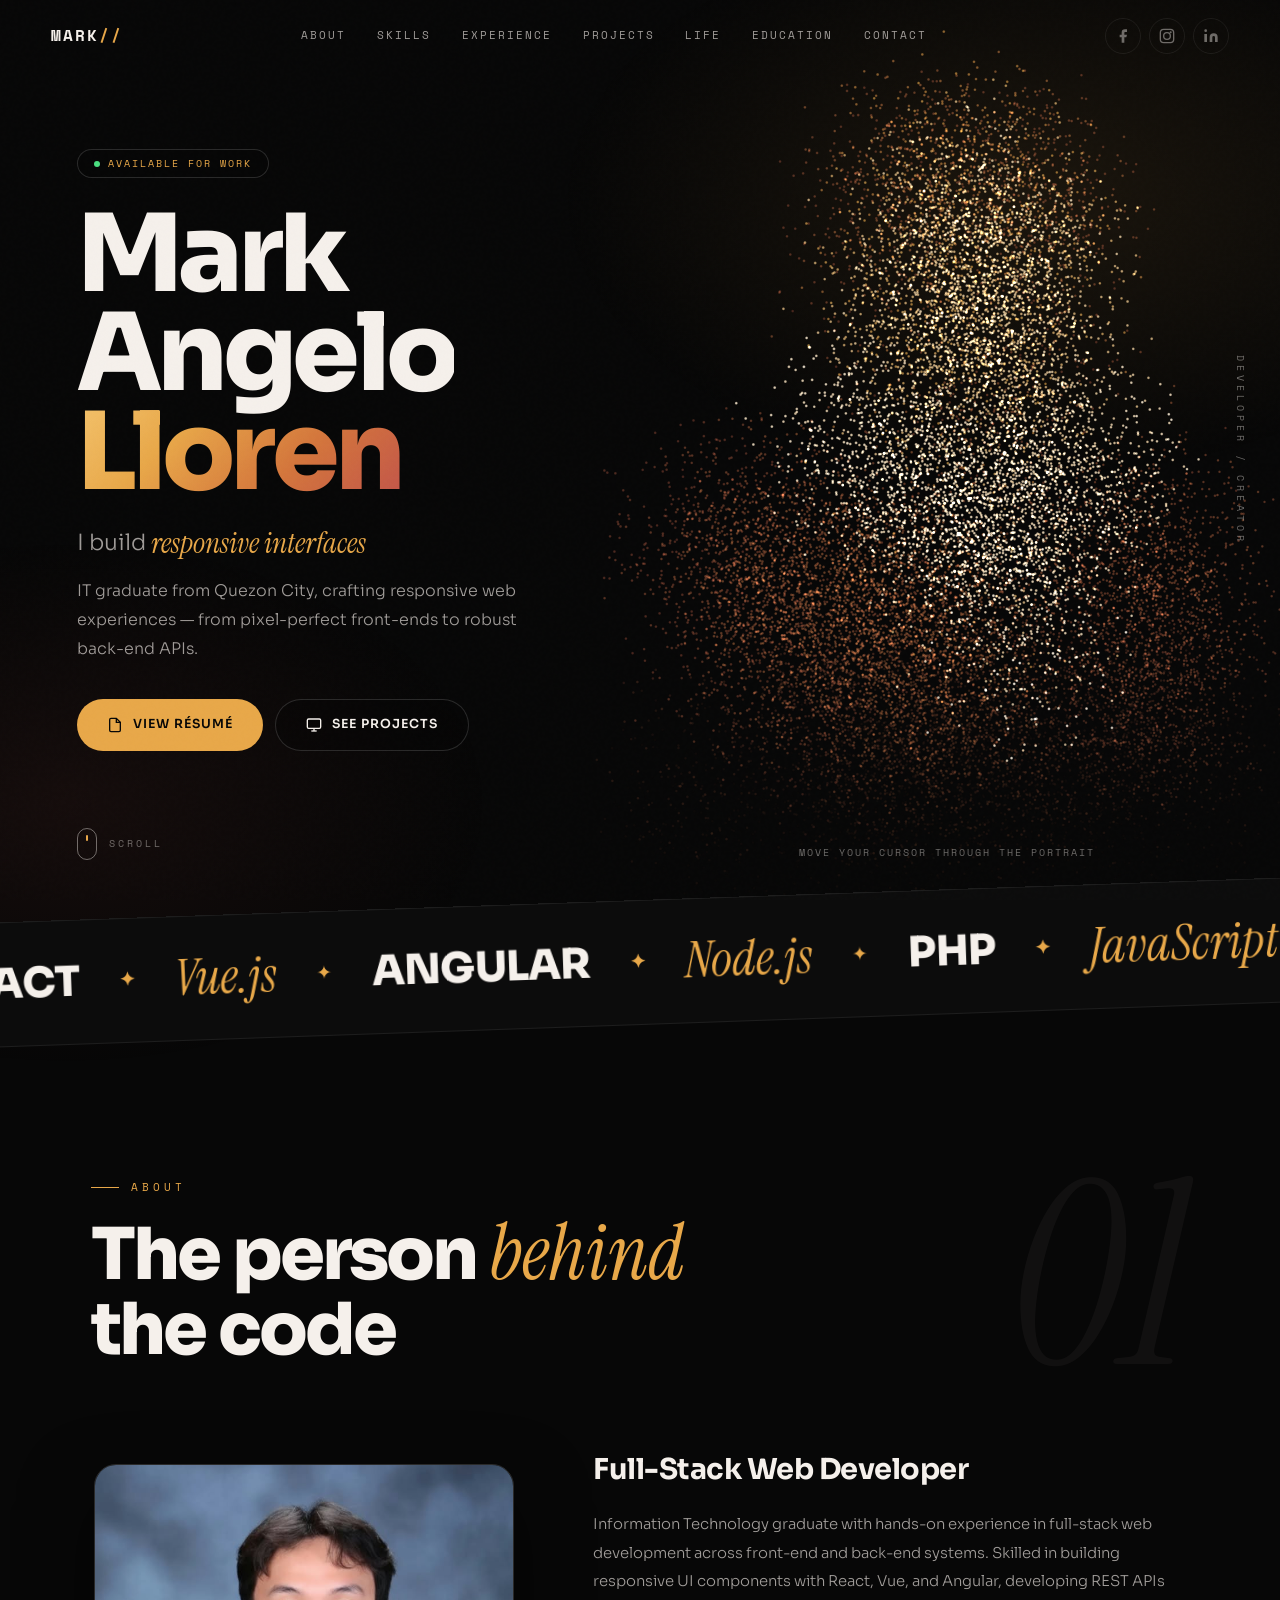
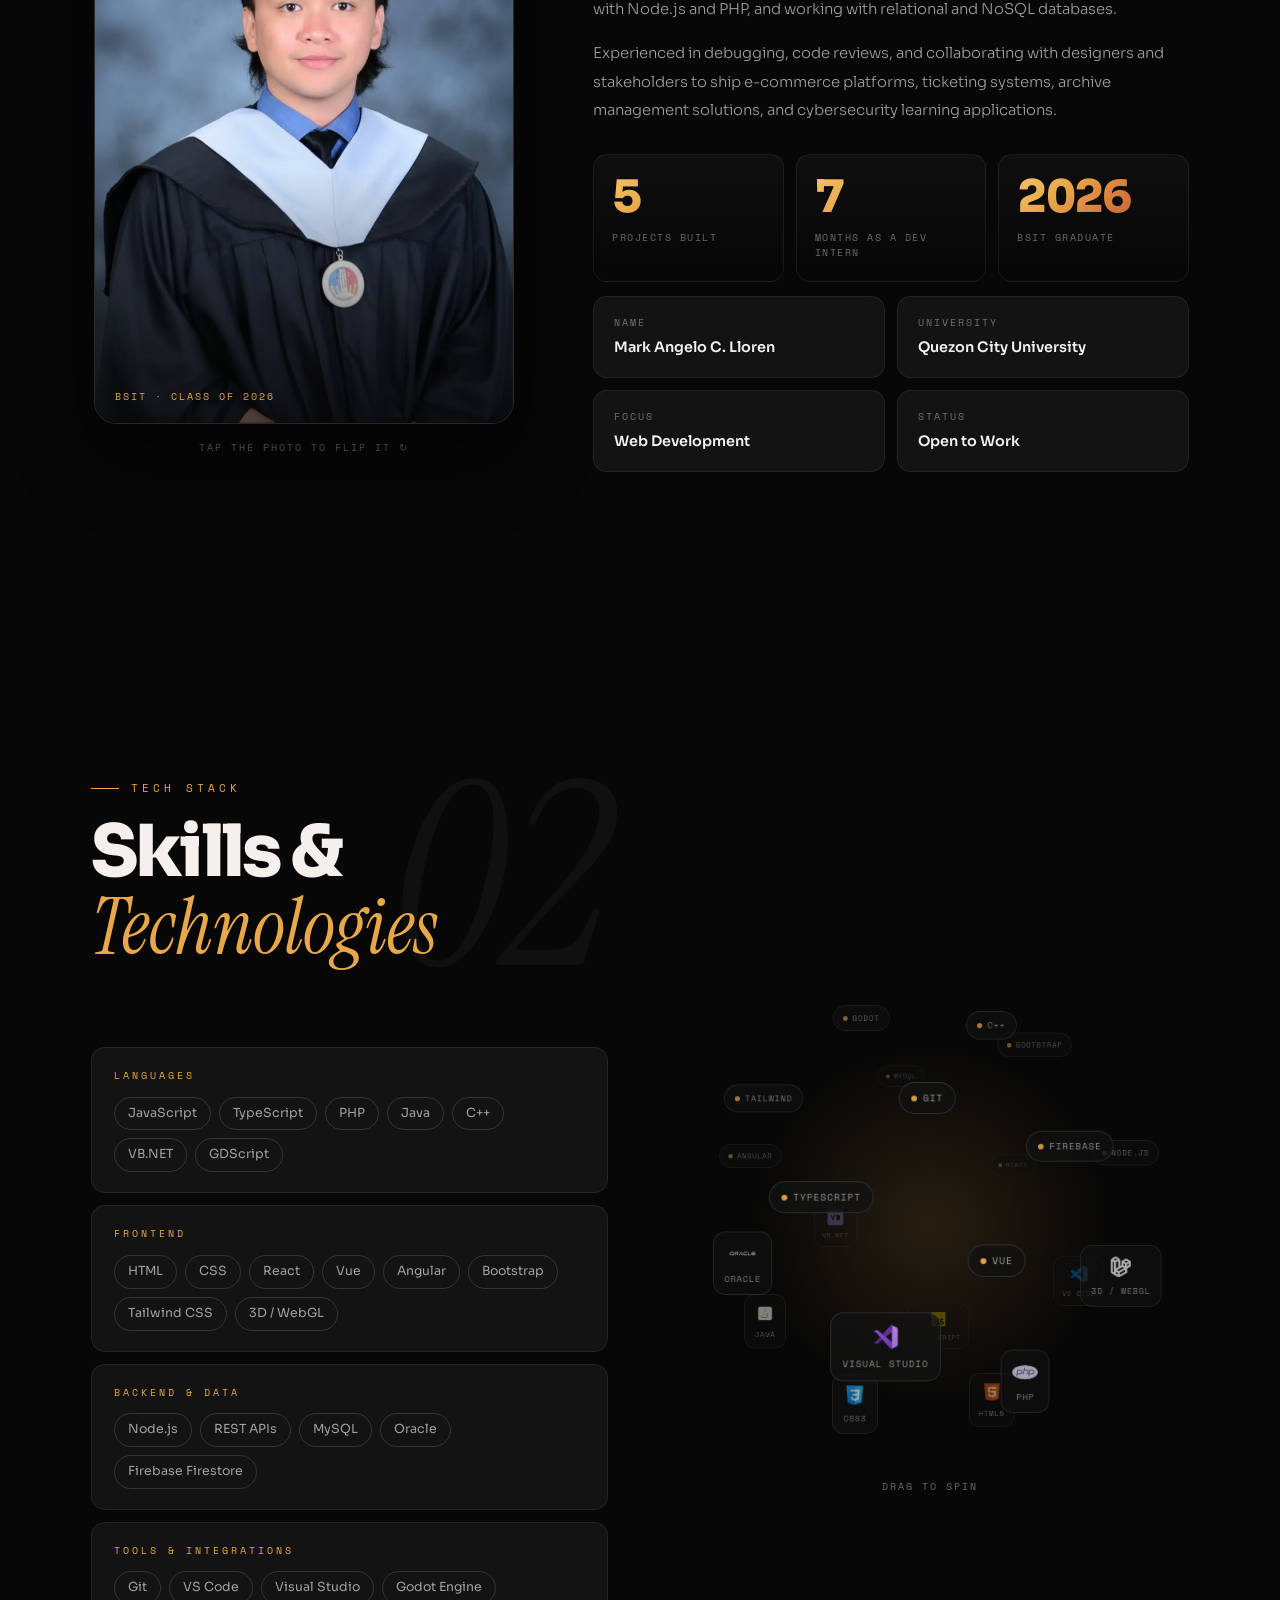
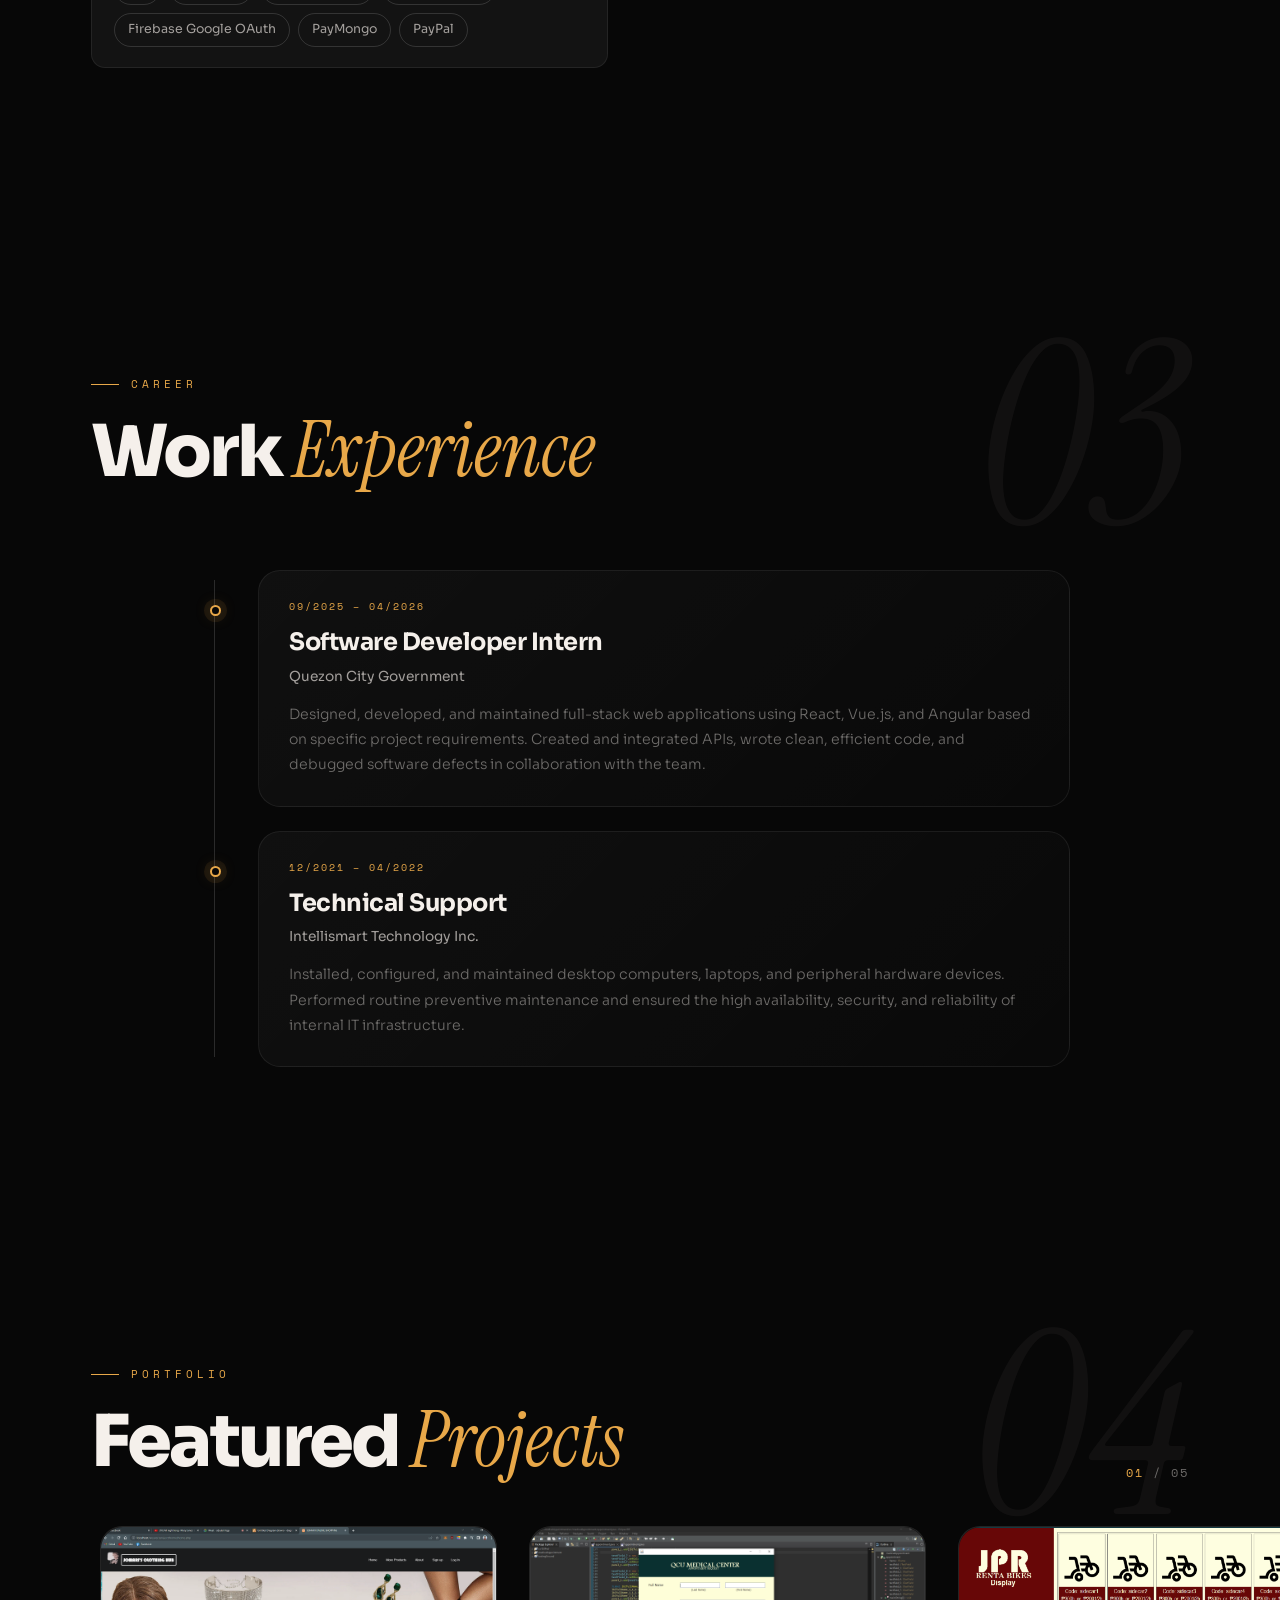
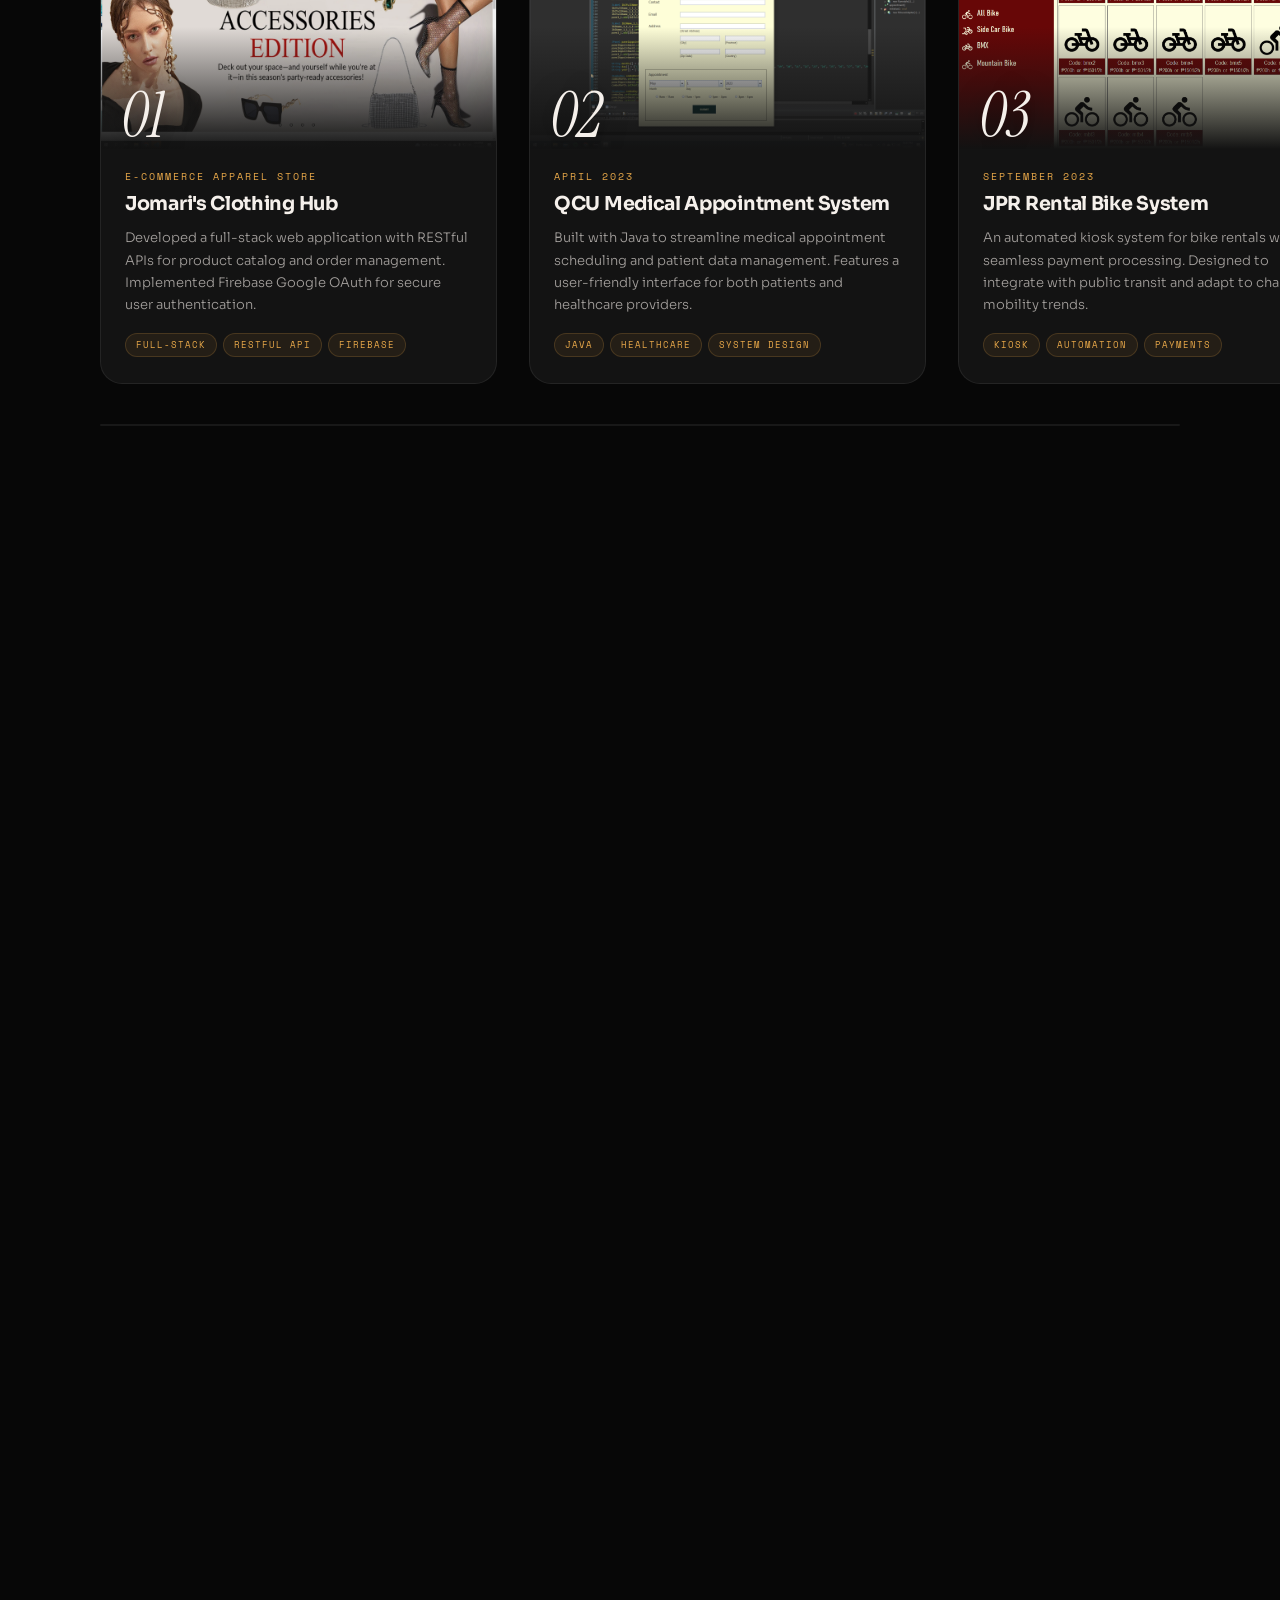
<file: index.html>
<!DOCTYPE html>
<html lang="en">

<head>
    <meta charset="UTF-8">
    <meta name="viewport" content="width=device-width, initial-scale=1.0">
    <meta name="description"
        content="Mark Angelo Lloren — Full-stack developer portfolio. Explore projects, skills, and experience in web development.">
    <meta name="theme-color" content="#070707">
    <meta property="og:type" content="website">
    <meta property="og:title" content="Mark Angelo Lloren | Developer Portfolio">
    <meta property="og:description" content="Full-stack developer from Quezon City, PH. Projects, skills, and experience.">
    <meta property="og:url" content="https://muckfaru.github.io/MarkLLoren/">
    <meta property="og:image" content="https://muckfaru.github.io/MarkLLoren/img/og.jpg">
    <meta name="twitter:card" content="summary_large_image">
    <title>Mark Angelo Lloren | Developer Portfolio</title>
    <link rel="preconnect" href="https://fonts.googleapis.com">
    <link rel="preconnect" href="https://fonts.gstatic.com" crossorigin>
    <link rel="stylesheet"
        href="https://fonts.googleapis.com/css2?family=Instrument+Serif:ital@0;1&family=Sora:wght@300;400;600;700;800&family=Space+Mono:wght@400;700&display=swap">
    <link rel="stylesheet" href="index.css?v=3">
    <link rel="icon"
        href="data:image/svg+xml,<svg xmlns='http://www.w3.org/2000/svg' viewBox='0 0 64 64'><rect width='64' height='64' rx='16' fill='%23e8a849'/><text x='32' y='45' text-anchor='middle' font-family='Arial,sans-serif' font-weight='900' font-size='36' fill='%23070707'>M</text></svg>">
    <script>document.documentElement.classList.add('js');</script>
</head>

<body>
    <a class="skip-link" href="#about">Skip to content</a>

    <!-- Preloader: the curtain lifts by CSS alone, so it never blocks the page -->
    <div class="preloader" aria-hidden="true">
        <span class="preloader-name">Mark Angelo Lloren</span>
        <span class="preloader-count" id="preCount">00</span>
        <span class="preloader-bar"></span>
    </div>

    <div class="scroll-progress" id="scrollProgress" aria-hidden="true"></div>
    <div class="cursor" id="cursor" aria-hidden="true"><span id="cursorLabel"></span></div>
    <div class="aurora" aria-hidden="true"></div>

    <!-- ========== NAVIGATION ========== -->
    <nav class="navbar" id="navbar">
        <a href="#hero" class="nav-logo">Mark<span>//</span></a>

        <div class="nav-links" id="navLinks">
            <a href="#about">About</a>
            <a href="#skills">Skills</a>
            <a href="#experience">Experience</a>
            <a href="#projects">Projects</a>
            <a href="#life">Life</a>
            <a href="#education">Education</a>
            <a href="#contact">Contact</a>
        </div>

        <div class="nav-socials">
            <a href="https://www.facebook.com/markangelo.lloren" target="_blank" rel="noopener" aria-label="Facebook">
                <svg viewBox="0 0 24 24">
                    <path d="M18 2h-3a5 5 0 0 0-5 5v3H7v4h3v8h4v-8h3l1-4h-4V7a1 1 0 0 1 1-1h3z" />
                </svg>
            </a>
            <a href="https://www.instagram.com/marulloren/" target="_blank" rel="noopener" aria-label="Instagram">
                <svg viewBox="0 0 24 24">
                    <rect x="2" y="2" width="20" height="20" rx="5" ry="5" fill="none" stroke="currentColor"
                        stroke-width="2" />
                    <circle cx="12" cy="12" r="5" fill="none" stroke="currentColor" stroke-width="2" />
                    <circle cx="17.5" cy="6.5" r="1.5" />
                </svg>
            </a>
            <a href="https://www.linkedin.com/in/lloren-mark-angelo-a45288406/" target="_blank" rel="noopener"
                aria-label="LinkedIn">
                <svg viewBox="0 0 24 24">
                    <path d="M16 8a6 6 0 0 1 6 6v7h-4v-7a2 2 0 0 0-2-2 2 2 0 0 0-2 2v7h-4v-7a6 6 0 0 1 6-6z" />
                    <rect x="2" y="9" width="4" height="12" />
                    <circle cx="4" cy="4" r="2" />
                </svg>
            </a>
        </div>

        <button class="nav-toggle" id="navToggle" aria-label="Toggle navigation" aria-expanded="false">
            <span></span>
            <span></span>
            <span></span>
        </button>
    </nav>

    <main>
        <!-- ========== HERO: particle portrait ========== -->
        <section class="hero" id="hero">
            <canvas id="heroCanvas" aria-hidden="true"></canvas>
            <img class="hero-fallback" src="img/grad.jpg" alt="" aria-hidden="true">

            <div class="hero-content">
                <div class="hero-badge">
                    <span class="dot"></span>
                    Available for work
                </div>
                <h1 class="hero-name">
                    <span class="line"><span>Mark</span></span>
                    <span class="line"><span>Angelo</span></span>
                    <span class="line"><span class="gradient-text">Lloren</span></span>
                </h1>
                <p class="hero-role">
                    I build
                    <span class="sr-only">full-stack web apps, responsive interfaces, REST APIs, e-commerce platforms
                        and learning games.</span>
                    <span class="role-swap" id="roleSwap" aria-hidden="true">
                        <span class="is-active">full-stack web apps</span>
                        <span>responsive interfaces</span>
                        <span>REST APIs</span>
                        <span>e-commerce platforms</span>
                        <span>learning games</span>
                    </span>
                </p>
                <p class="hero-subtitle">
                    IT graduate from Quezon City, crafting responsive web experiences — from pixel-perfect front-ends
                    to robust back-end APIs.
                </p>
                <div class="hero-cta-group">
                    <button class="btn btn-primary" id="openResumeBtn" data-magnetic>
                        <svg width="16" height="16" viewBox="0 0 24 24" fill="none" stroke="currentColor"
                            stroke-width="2">
                            <path d="M14 2H6a2 2 0 0 0-2 2v16a2 2 0 0 0 2 2h12a2 2 0 0 0 2-2V8z" />
                            <polyline points="14 2 14 8 20 8" />
                        </svg>
                        View Résumé
                    </button>
                    <a href="#projects" class="btn btn-outline" data-magnetic>
                        <svg width="16" height="16" viewBox="0 0 24 24" fill="none" stroke="currentColor"
                            stroke-width="2">
                            <rect x="2" y="3" width="20" height="14" rx="2" ry="2" />
                            <line x1="8" y1="21" x2="16" y2="21" />
                            <line x1="12" y1="17" x2="12" y2="21" />
                        </svg>
                        See Projects
                    </a>
                </div>
            </div>

            <p class="hero-hint" aria-hidden="true">
                <span class="hint-fine">Move your cursor through the portrait</span>
                <span class="hint-coarse">Touch the portrait</span>
            </p>
            <span class="hero-vertical" aria-hidden="true">Developer / Creator</span>
            <div class="hero-scroll-indicator" aria-hidden="true">
                <div class="scroll-mouse"></div>
                <span class="scroll-text">Scroll</span>
            </div>
        </section>

        <!-- ========== MARQUEE ========== -->
        <div class="marquee" aria-hidden="true">
            <div class="marquee-track" id="marqueeTrack">
                <span>React</span><span class="alt">Vue.js</span><span>Angular</span><span
                    class="alt">Node.js</span><span>PHP</span><span class="alt">JavaScript</span><span>TypeScript</span><span
                    class="alt">MySQL</span><span>Firebase</span><span class="alt">REST APIs</span><span>Bootstrap</span><span
                    class="alt">Tailwind CSS</span>
                <span>React</span><span class="alt">Vue.js</span><span>Angular</span><span
                    class="alt">Node.js</span><span>PHP</span><span class="alt">JavaScript</span><span>TypeScript</span><span
                    class="alt">MySQL</span><span>Firebase</span><span class="alt">REST APIs</span><span>Bootstrap</span><span
                    class="alt">Tailwind CSS</span>
            </div>
        </div>

        <!-- ========== ABOUT ========== -->
        <section class="section about" id="about">
            <div class="section-container">
                <header class="section-header" data-index="01">
                    <p class="section-label">About</p>
                    <h2 class="section-title lines">
                        <span class="line"><span>The person <em>behind</em></span></span>
                        <span class="line"><span>the code</span></span>
                    </h2>
                </header>
                <div class="about-grid">
                    <div class="about-photo reveal">
                        <button class="flip-card" id="flipCard" data-tilt data-cursor="Flip" aria-pressed="false"
                            aria-label="Flip the photo">
                            <span class="flip-inner">
                                <span class="flip-face flip-front">
                                    <img src="img/grad.jpg" alt="Mark Angelo Lloren in his graduation toga">
                                    <span class="flip-tag">BSIT · Class of 2026</span>
                                </span>
                                <span class="flip-face flip-back">
                                    <img src="img/sunset-2.jpg" alt="Mark sitting by the sea at sunset"
                                        loading="lazy">
                                    <span class="flip-caption">Tomorrow is another day.</span>
                                </span>
                            </span>
                        </button>
                        <p class="flip-hint">Tap the photo to flip it ↻</p>
                    </div>
                    <div class="about-text reveal reveal-delay-2">
                        <h3>Full-Stack Web Developer</h3>
                        <p>
                            Information Technology graduate with hands-on experience in full-stack web development
                            across front-end and back-end systems. Skilled in building responsive UI components with
                            React, Vue, and Angular, developing REST APIs with Node.js and PHP, and working with
                            relational and NoSQL databases.
                        </p>
                        <p>
                            Experienced in debugging, code reviews, and collaborating with designers and stakeholders
                            to ship e-commerce platforms, ticketing systems, archive management solutions, and
                            cybersecurity learning applications.
                        </p>
                        <div class="about-stats">
                            <div class="stat">
                                <span class="stat-num" data-count>5</span>
                                <span class="stat-label">Projects built</span>
                            </div>
                            <div class="stat">
                                <span class="stat-num" data-count>7</span>
                                <span class="stat-label">Months as a dev intern</span>
                            </div>
                            <div class="stat">
                                <span class="stat-num" data-count>2026</span>
                                <span class="stat-label">BSIT graduate</span>
                            </div>
                        </div>
                        <div class="about-details">
                            <div class="about-detail-item">
                                <div class="label">Name</div>
                                <div class="value">Mark Angelo C. Lloren</div>
                            </div>
                            <div class="about-detail-item">
                                <div class="label">University</div>
                                <div class="value">Quezon City University</div>
                            </div>
                            <div class="about-detail-item">
                                <div class="label">Focus</div>
                                <div class="value">Web Development</div>
                            </div>
                            <div class="about-detail-item">
                                <div class="label">Status</div>
                                <div class="value">Open to Work</div>
                            </div>
                        </div>
                    </div>
                </div>
            </div>
        </section>

        <!-- ========== SKILLS: 3D sphere ========== -->
        <section class="section skills" id="skills">
            <div class="section-container skills-layout">
                <div class="skills-copy">
                    <header class="section-header" data-index="02">
                        <p class="section-label">Tech Stack</p>
                        <h2 class="section-title lines">
                            <span class="line"><span>Skills &amp;</span></span>
                            <span class="line"><span><em>Technologies</em></span></span>
                        </h2>
                    </header>
                    <div class="skill-groups">
                        <div class="skill-group reveal">
                            <h3>Languages</h3>
                            <ul>
                                <li>JavaScript</li>
                                <li>TypeScript</li>
                                <li>PHP</li>
                                <li>Java</li>
                                <li>C++</li>
                                <li>VB.NET</li>
                                <li>GDScript</li>
                            </ul>
                        </div>
                        <div class="skill-group reveal reveal-delay-1">
                            <h3>Frontend</h3>
                            <ul>
                                <li>HTML</li>
                                <li>CSS</li>
                                <li>React</li>
                                <li>Vue</li>
                                <li>Angular</li>
                                <li>Bootstrap</li>
                                <li>Tailwind CSS</li>
                                <li>3D / WebGL</li>
                            </ul>
                        </div>
                        <div class="skill-group reveal reveal-delay-2">
                            <h3>Backend &amp; Data</h3>
                            <ul>
                                <li>Node.js</li>
                                <li>REST APIs</li>
                                <li>MySQL</li>
                                <li>Oracle</li>
                                <li>Firebase Firestore</li>
                            </ul>
                        </div>
                        <div class="skill-group reveal reveal-delay-3">
                            <h3>Tools &amp; Integrations</h3>
                            <ul>
                                <li>Git</li>
                                <li>VS Code</li>
                                <li>Visual Studio</li>
                                <li>Godot Engine</li>
                                <li>Firebase Google OAuth</li>
                                <li>PayMongo</li>
                                <li>PayPal</li>
                            </ul>
                        </div>
                    </div>
                </div>

                <div class="skills-orbit reveal reveal-delay-2" data-cursor="Drag">
                    <ul class="sphere" id="skillSphere" aria-hidden="true">
                        <li class="chip">
                            <svg xmlns="http://www.w3.org/2000/svg" viewBox="0 0 48 48">
                                <path fill="#E65100" d="M41,5H7l3,34l14,4l14-4L41,5L41,5z" />
                                <path fill="#FF6D00" d="M24 8L24 39.9 35.2 36.7 37.7 8z" />
                                <path fill="#FFF"
                                    d="M24,25v-4h8.6l-0.7,11.5L24,35.1v-4.2l4.1-1.4l0.3-4.5H24z M32.9,17l0.3-4H24v4H32.9z" />
                                <path fill="#EEE"
                                    d="M24,30.9v4.2l-7.9-2.6L15.7,27h4l0.2,2.5L24,30.9z M19.1,17H24v-4h-9.1l0.7,12H24v-4h-4.6L19.1,17z" />
                            </svg>
                            <span>HTML5</span>
                        </li>
                        <li class="chip">
                            <svg xmlns="http://www.w3.org/2000/svg" viewBox="0 0 48 48">
                                <linearGradient id="css-gr" x1="16.33" x2="32.29" y1="-2.75" y2="41.11"
                                    gradientUnits="userSpaceOnUse">
                                    <stop offset="0" stop-color="#2aa4f4" />
                                    <stop offset="1" stop-color="#007ad9" />
                                </linearGradient>
                                <path fill="url(#css-gr)"
                                    d="M7.192,7.176l2.627,29.77c0.109,1.237,0.97,2.28,2.164,2.621l10.643,3.041c0.898,0.257,1.849,0.257,2.747,0l10.643-3.041c1.194-0.341,2.055-1.383,2.164-2.621l2.627-29.77C40.911,6.006,39.99,5,38.816,5H9.184C8.01,5,7.089,6.006,7.192,7.176z" />
                                <path fill="#35c1f1"
                                    d="M24,8v31.9l9.876-2.822c0.797-0.228,1.371-0.924,1.443-1.749l2.286-26.242C37.656,8.502,37.196,8,36.609,8H24z" />
                                <path fill="#fff"
                                    d="M33.1,13H24v4h4.9l-0.3,4H24v4h4.4l-0.3,4.5L24,30.9v4.2l7.9-2.6L32.6,21l0,0L33.1,13z" />
                                <path fill="#d6e0e9"
                                    d="M24,13v4h-8.9l-0.3-4H24z M19.4,21l0.2,4H24v-4H19.4z M19.8,27h-4l0.3,5.5l7.9,2.6v-4.2l-4.1-1.4L19.8,27z" />
                            </svg>
                            <span>CSS3</span>
                        </li>
                        <li class="chip">
                            <svg xmlns="http://www.w3.org/2000/svg" viewBox="0 0 48 48">
                                <path fill="#ffd600" d="M6,42V6h36v36H6z" />
                                <path fill="#000001"
                                    d="M29.538 32.947c.692 1.124 1.444 2.201 3.037 2.201 1.338 0 2.04-.665 2.04-1.585 0-1.101-.726-1.492-2.198-2.133l-.807-.344c-2.329-.988-3.878-2.226-3.878-4.841 0-2.41 1.845-4.244 4.728-4.244 2.053 0 3.528.711 4.592 2.573l-2.514 1.607c-.553-.988-1.151-1.377-2.078-1.377-.946 0-1.545.597-1.545 1.377 0 .964.6 1.354 1.985 1.951l.807.344C36.452 29.645 38 30.839 38 33.523 38 36.415 35.716 38 32.65 38c-2.999 0-4.702-1.505-5.65-3.368L29.538 32.947zM17.952 33.029c.506.906 1.275 1.603 2.381 1.603 1.058 0 1.667-.418 1.667-2.043V22h3.333v11.101c0 3.367-1.953 4.899-4.805 4.899-2.577 0-4.437-1.746-5.195-3.368L17.952 33.029z" />
                            </svg>
                            <span>JavaScript</span>
                        </li>
                        <li class="chip">
                            <svg xmlns="http://www.w3.org/2000/svg" viewBox="0 0 80 80">
                                <path fill="#dcd5f2"
                                    d="M40,61.5C18.22,61.5,0.5,51.855,0.5,40S18.22,18.5,40,18.5S79.5,28.145,79.5,40S61.78,61.5,40,61.5z" />
                                <path fill="#8b75a1"
                                    d="M40,19c21.505,0,39,9.421,39,21S61.505,61,40,61S1,51.579,1,40S18.495,19,40,19 M40,18C17.909,18,0,27.85,0,40s17.909,22,40,22s40-9.85,40-22S62.091,18,40,18L40,18z" />
                                <path fill="#36404d"
                                    d="M25.112 34c1.725 0 3.214.622 4.084 1.706.749.934.981 2.171.668 3.577C29.023 43.074 27.395 44 21.57 44h-4.14l1.75-10H25.112M25.112 32H17.5L14 52h2l1.056-6h4.515c5.863 0 9.053-.905 10.246-6.284C32.842 35.096 29.436 32 25.112 32L25.112 32zM61.112 34c1.725 0 3.214.622 4.084 1.706.749.934.981 2.171.668 3.577C65.023 43.074 63.395 44 57.57 44h-4.14l1.75-10H61.112M61.112 32H53.5L50 52h2l1.056-6h4.515c5.863 0 9.053-.905 10.246-6.284C68.842 35.096 65.436 32 61.112 32L61.112 32z" />
                                <path fill="#36404d"
                                    d="M49.072,33.212C48.193,32.348,46.644,32,44.334,32h-5.538L40,26h-2.1L34,46h1.99l2.388-12h0.419h5.538c2.338,0,3.094,0.4,3.335,0.637c0.343,0.338,0.424,1.226,0.217,2.363l-1.767,9h2.106l1.626-8.63C50.199,35.462,49.936,34.062,49.072,33.212z" />
                            </svg>
                            <span>PHP</span>
                        </li>
                        <li class="chip">
                            <svg xmlns="http://www.w3.org/2000/svg" viewBox="0 0 100 100">
                                <path fill="#fefdef"
                                    d="M82,29.429v41.143C82,76.857,76.857,82,70.571,82H29.429C23.143,82,18,76.857,18,70.571V29.429C18,23.143,23.143,18,29.429,18h41.143C76.857,18,82,23.143,82,29.429z" />
                                <path fill="#1f212b"
                                    d="M70.571,83H29.429C22.575,83,17,77.424,17,70.571V29.429C17,22.576,22.575,17,29.429,17h41.143C77.425,17,83,22.576,83,29.429v41.143C83,77.424,77.425,83,70.571,83z M29.429,19C23.679,19,19,23.678,19,29.429v41.143C19,76.322,23.679,81,29.429,81h41.143C76.321,81,81,76.322,81,70.571V29.429C81,23.678,76.321,19,70.571,19H29.429z" />
                                <path fill="#f9b621"
                                    d="M47.873,51.57c-0.156,0-0.315-0.037-0.464-0.115C47.229,51.36,43,49.079,43,44.3c0-3.201,2.486-5.094,4.891-6.924c2.981-2.27,5.557-4.23,4.16-8.462c-0.174-0.524,0.111-1.09,0.636-1.263c0.526-0.172,1.09,0.112,1.263,0.636c1.844,5.586-1.866,8.411-4.847,10.68C46.901,40.643,45,42.09,45,44.3c0,3.554,3.207,5.313,3.344,5.387c0.485,0.26,0.671,0.865,0.413,1.352C48.577,51.376,48.23,51.57,47.873,51.57z" />
                                <path fill="#5c769b"
                                    d="M57.611,60.555c-0.414,0-0.801-0.26-0.944-0.673c-0.181-0.521,0.096-1.091,0.616-1.272c1.318-0.459,4.738-2.183,4.738-4.609c0-1.035-0.39-1.34-0.518-1.441c-0.642-0.502-1.841-0.354-2.251-0.253c-0.537,0.129-1.077-0.194-1.21-0.728c-0.134-0.534,0.188-1.076,0.722-1.211c0.244-0.062,2.438-0.574,3.964,0.611c0.59,0.458,1.293,1.355,1.293,3.022c0,4.347-5.835,6.414-6.084,6.5C57.83,60.537,57.72,60.554,57.611,60.555z" />
                                <path fill="#5c769b"
                                    d="M45.875,69.3C33.1,69.3,33.1,66.952,33.1,66.067c0-2.028,3.338-2.675,4.773-2.859c0.553-0.076,1.049,0.317,1.118,0.864c0.071,0.548-0.316,1.049-0.863,1.12c-1.167,0.151-2.437,0.535-2.902,0.854c0.711,0.447,3.477,1.253,10.649,1.253c7.766,0,13.537-1.235,14.401-2.141c-0.005-0.006-0.011-0.012-0.017-0.019c-0.371-0.409-0.341-1.041,0.067-1.413c0.408-0.371,1.042-0.341,1.413,0.067c0.58,0.639,0.738,1.398,0.435,2.085C60.68,69.261,46.479,69.3,45.875,69.3z" />
                            </svg>
                            <span>Java</span>
                        </li>
                        <li class="chip">
                            <svg xmlns="http://www.w3.org/2000/svg" viewBox="0 0 48 48">
                                <path fill="#29b6f6"
                                    d="M44,11.11v25.78c0,1.27-0.79,2.4-1.98,2.82l-8.82,4.14L34,33V15L33.2,4.15l8.82,4.14C43.21,8.71,44,9.84,44,11.11z" />
                                <path fill="#0277bd"
                                    d="M9,33.896L34,15V5.353c0-1.198-1.482-1.758-2.275-0.86L4.658,29.239c-0.9,0.83-0.849,2.267,0.107,3.032c0,0,1.324,1.232,1.803,1.574C7.304,34.37,8.271,34.43,9,33.896z" />
                                <path fill="#0288d1"
                                    d="M9,14.104L34,33v9.647c0,1.198-1.482,1.758-2.275,0.86L4.658,18.761c-0.9-0.83-0.849-2.267,0.107-3.032c0,0,1.324-1.232,1.803-1.574C7.304,13.63,8.271,13.57,9,14.104z" />
                            </svg>
                            <span>VS Code</span>
                        </li>
                        <li class="chip">
                            <svg xmlns="http://www.w3.org/2000/svg" viewBox="0 0 48 48">
                                <linearGradient id="vs-gr1" x1="37.67" x2="37.67" y1="3.68" y2="44.49"
                                    gradientUnits="userSpaceOnUse">
                                    <stop offset="0" stop-color="#c391f7" />
                                    <stop offset="1" stop-color="#b579f4" />
                                </linearGradient>
                                <path fill="url(#vs-gr1)"
                                    d="M44,10.781v26.403c0,1.147-0.653,2.193-1.684,2.696l-7.05,3.413C34.33,43.721,33.742,44,33.007,44s-1.221-0.479-1.559-0.836C31.11,42.806,34,33,34,33V6.23c0,0-3.182-0.666-2.58-1.337c0.603-0.671,1.107-0.899,1.736-0.899c0.725,0,1.311,0.323,1.971,0.641l7.174,3.443C43.342,8.577,44,9.627,44,10.781z" />
                                <linearGradient id="vs-gr2" x1="4.6" x2="37.92" y1="38.16" y2="4.84"
                                    gradientUnits="userSpaceOnUse">
                                    <stop offset=".019" stop-color="#742fb6" />
                                    <stop offset=".38" stop-color="#5d2596" />
                                    <stop offset=".762" stop-color="#8035bf" />
                                    <stop offset=".963" stop-color="#481b6e" />
                                </linearGradient>
                                <path fill="url(#vs-gr2)"
                                    d="M4,32c0,1.928,0.261,2.214,2.134,3.028C7.59,35.661,8.17,36,8.559,36c0.469,0,0.91-0.323,1.327-0.664S34,15.525,34,15.525V5.546c0-1.198-1.674-1.676-2.467-0.778c0,0-24.791,27.531-25.533,28.244S5.767,31.119,4,32z" />
                                <linearGradient id="vs-gr3" x1="4.4" x2="35.89" y1="25.41" y2="30.11"
                                    gradientUnits="userSpaceOnUse">
                                    <stop offset=".002" stop-color="#9c55d4" />
                                    <stop offset=".848" stop-color="#8343c8" />
                                    <stop offset="1" stop-color="#643499" />
                                </linearGradient>
                                <path fill="url(#vs-gr3)"
                                    d="M4.62,13.681c0.317-0.152,2.934-1.322,3.256-1.463C8.254,12.053,8.39,12,8.669,12c0.308,0,0.518,0.117,1.001,0.514C10.345,13.068,34,32.483,34,32.483v9.759c0,1.675-1.744,1.847-2.728,0.741C30.574,42.199,6.389,15.434,6.389,15.434S4,16.641,4,15.587C4,14.166,4.276,13.847,4.62,13.681z" />
                            </svg>
                            <span>Visual Studio</span>
                        </li>
                        <li class="chip">
                            <svg viewBox="0 0 24 24" xmlns="http://www.w3.org/2000/svg">
                                <g transform="matrix(0.56 0 0 0.56 12 12)">
                                    <path style="fill: #a29bfe;" transform="translate(-24, -24)"
                                        d="M 11.5 6 C 8.467 6 6 8.468 6 11.5 L 6 36.5 C 6 39.532 8.467 42 11.5 42 L 36.5 42 C 39.533 42 42 39.532 42 36.5 L 42 11.5 C 42 8.468 39.533 6 36.5 6 L 11.5 6 z M 14.251953 18 C 14.739547 18.001078 15.201344 18.289375 15.402344 18.765625 L 18.251953 25.529297 L 21.099609 18.765625 C 21.367609 18.129625 22.094328 17.828656 22.736328 18.097656 C 23.370328 18.365656 23.669344 19.098375 23.402344 19.734375 L 19.402344 29.234375 C 19.207344 29.698375 18.753 30 18.25 30 C 17.747 30 17.292656 29.698375 17.097656 29.234375 L 13.097656 19.734375 C 12.829656 19.098375 13.129625 18.365656 13.765625 18.097656 C 13.925125 18.030656 14.089422 17.999641 14.251953 18 z M 27.25 18 L 30.875 18 C 32.874 18 34.5 19.626 34.5 21.625 C 34.5 22.403 34.254938 23.123844 33.835938 23.714844 C 34.551938 24.377844 35 25.325 35 26.375 C 35 28.374 33.374 30 31.375 30 L 27.25 30 C 26.56 30 26 29.44 26 28.75 L 26 19.25 C 26 18.56 26.56 18 27.25 18 z" />
                                </g>
                            </svg>
                            <span>VB.NET</span>
                        </li>
                        <li class="chip">
                            <svg viewBox="0 0 24 24" fill="none" stroke="#f5f0eb" stroke-width="2"
                                stroke-linejoin="round">
                                <path
                                    d="m17 13 3.4641-2V7L17 5l-3.4641 2v4M17 13l-3.4641-2M17 13v4l-7 4M17 13V9m0 4-7 4m3.536-6L10.5 12.735M10 21l-3.464-2.132M10 21v-4m-3.464 2v-.132m0 0V15L10.5 12.735m-3.964 6.133L3.5 17V5m0 0L7 3l3.5 2m-7 0 3 2M10.5 5v7.735M10.5 5 6.5 7M17 9l3.5-2M17 9l-3.5-2M10 17l-3.5-2m0 .5V7" />
                            </svg>
                            <span>3D / WebGL</span>
                        </li>
                        <li class="chip">
                            <svg xmlns="http://www.w3.org/2000/svg" viewBox="0 0 50 50">
                                <path fill="#f5f0eb"
                                    d="M 3 21 C 1.34375 21 0 22.425781 0 24.082031 C 0 25.738281 1.34375 27 3 27 L 6 27 C 7.65625 27 9 25.660156 9 24 C 9 22.34375 7.65625 21 6 21 Z M 10 21 L 10 27 L 11 27 L 11 22 L 14.972656 22 C 15.507813 22 16 22.492188 16 23.03125 C 16 23.566406 15.507813 24 14.972656 24 L 12 24 L 15.605469 27 L 17 27 L 14.519531 25 L 15.046875 25 C 16.167969 25 17 24.148438 17 23.03125 C 17 21.910156 16.167969 21 15.046875 21 Z M 22 21 C 21.730469 21 21.488281 21.136719 21.34375 21.363281 L 18 27 L 19.082031 27 L 22 22 L 23.761719 25 L 21 25 L 22 26 L 24.347656 26 L 24.9375 27 L 26 27 L 22.640625 21.355469 C 22.5 21.132813 22.261719 21 22 21 Z M 29 21 C 27.34375 21 26 22.34375 26 24 C 26 25.65625 27.34375 27 29 27 L 33 27 L 34 26 L 28.980469 26 C 27.886719 26 27 25.105469 27 24 C 27 22.898438 27.886719 22 28.980469 22 L 33 22 L 34 21 Z M 35 21 L 35 26.425781 C 35 26.574219 35.058594 26.714844 35.167969 26.828125 C 35.277344 26.9375 35.429688 27 35.589844 27 L 40 27 L 41 26 L 36 26 L 36 21 Z M 45 21 C 43.34375 21 42 22.34375 42 24 C 42 25.65625 43.34375 27 45 27 L 49 27 L 50 26 L 44.980469 26 C 44.058594 26 43.289063 25.363281 43.070313 24.5 L 49 24.5 L 50 23.5 L 43.070313 23.5 C 43.292969 22.640625 44.058594 22 44.980469 22 L 49 22 L 50 21 Z M 2.980469 22 L 6.019531 22 C 7.113281 22 8 22.898438 8 24 C 8 25.105469 7.113281 26 6.019531 26 L 2.980469 26 C 1.886719 26 1 25.105469 1 24 C 1 22.898438 1.886719 22 2.980469 22 Z" />
                            </svg>
                            <span>Oracle</span>
                        </li>
                        <li class="chip chip-text"><span>React</span></li>
                        <li class="chip chip-text"><span>Vue</span></li>
                        <li class="chip chip-text"><span>Angular</span></li>
                        <li class="chip chip-text"><span>Node.js</span></li>
                        <li class="chip chip-text"><span>TypeScript</span></li>
                        <li class="chip chip-text"><span>MySQL</span></li>
                        <li class="chip chip-text"><span>Firebase</span></li>
                        <li class="chip chip-text"><span>Tailwind</span></li>
                        <li class="chip chip-text"><span>Bootstrap</span></li>
                        <li class="chip chip-text"><span>Git</span></li>
                        <li class="chip chip-text"><span>Godot</span></li>
                        <li class="chip chip-text"><span>C++</span></li>
                    </ul>
                    <p class="sphere-hint">Drag to spin</p>
                </div>
            </div>
        </section>

        <!-- ========== EXPERIENCE ========== -->
        <section class="section experience" id="experience">
            <div class="section-container">
                <header class="section-header" data-index="03">
                    <p class="section-label">Career</p>
                    <h2 class="section-title lines">
                        <span class="line"><span>Work <em>Experience</em></span></span>
                    </h2>
                </header>
                <div class="timeline" id="timeline">
                    <div class="timeline-line"><span id="timelineFill"></span></div>
                    <article class="timeline-item reveal">
                        <div class="timeline-dot"></div>
                        <div class="timeline-date">09/2025 – 04/2026</div>
                        <h3 class="timeline-role">Software Developer Intern</h3>
                        <div class="timeline-company">Quezon City Government</div>
                        <p class="timeline-desc">
                            Designed, developed, and maintained full-stack web applications using React, Vue.js, and
                            Angular based on specific project requirements. Created and integrated APIs, wrote clean,
                            efficient code, and debugged software defects in collaboration with the team.
                        </p>
                    </article>
                    <article class="timeline-item reveal reveal-delay-1">
                        <div class="timeline-dot"></div>
                        <div class="timeline-date">12/2021 – 04/2022</div>
                        <h3 class="timeline-role">Technical Support</h3>
                        <div class="timeline-company">Intellismart Technology Inc.</div>
                        <p class="timeline-desc">
                            Installed, configured, and maintained desktop computers, laptops, and peripheral hardware
                            devices. Performed routine preventive maintenance and ensured the high availability,
                            security, and reliability of internal IT infrastructure.
                        </p>
                    </article>
                </div>
            </div>
        </section>

        <!-- ========== PROJECTS: scroll-driven horizontal track ========== -->
        <section class="section projects" id="projects">
            <div class="projects-pin">
                <div class="section-container">
                    <header class="section-header" data-index="04">
                        <p class="section-label">Portfolio</p>
                        <h2 class="section-title lines">
                            <span class="line"><span>Featured <em>Projects</em></span></span>
                        </h2>
                        <p class="projects-count" aria-hidden="true"><span id="projectsCount">01</span> / 05</p>
                    </header>
                </div>
                <div class="projects-track" id="projectsTrack">
                    <article class="project-card reveal" data-tilt>
                        <div class="project-image">
                            <img src="previous project/1stYearProj(called Jomari's clothing hub).png"
                                alt="Jomari's Clothing Hub home page" loading="lazy">
                            <span class="project-num">01</span>
                        </div>
                        <div class="project-info">
                            <div class="project-date">E-Commerce Apparel Store</div>
                            <h3 class="project-title">Jomari's Clothing Hub</h3>
                            <p class="project-desc">
                                Developed a full-stack web application with RESTful APIs for product catalog and order
                                management. Implemented Firebase Google OAuth for secure user authentication.
                            </p>
                            <div class="project-tags">
                                <span class="project-tag">Full-Stack</span>
                                <span class="project-tag">RESTful API</span>
                                <span class="project-tag">Firebase</span>
                            </div>
                        </div>
                    </article>

                    <article class="project-card reveal reveal-delay-1" data-tilt>
                        <div class="project-image">
                            <img src="previous project/1st year 2nd sem medical apointment system 2023.png"
                                alt="QCU Medical Appointment System" loading="lazy">
                            <span class="project-num">02</span>
                        </div>
                        <div class="project-info">
                            <div class="project-date">April 2023</div>
                            <h3 class="project-title">QCU Medical Appointment System</h3>
                            <p class="project-desc">
                                Built with Java to streamline medical appointment scheduling and patient data
                                management. Features a user-friendly interface for both patients and healthcare
                                providers.
                            </p>
                            <div class="project-tags">
                                <span class="project-tag">Java</span>
                                <span class="project-tag">Healthcare</span>
                                <span class="project-tag">System Design</span>
                            </div>
                        </div>
                    </article>

                    <article class="project-card reveal reveal-delay-2" data-tilt>
                        <div class="project-image">
                            <img src="previous project/2nd year project kios automated rented bikes.png"
                                alt="JPR Rental Bike System" loading="lazy">
                            <span class="project-num">03</span>
                        </div>
                        <div class="project-info">
                            <div class="project-date">September 2023</div>
                            <h3 class="project-title">JPR Rental Bike System</h3>
                            <p class="project-desc">
                                An automated kiosk system for bike rentals with seamless payment processing. Designed
                                to integrate with public transit and adapt to changing mobility trends.
                            </p>
                            <div class="project-tags">
                                <span class="project-tag">Kiosk</span>
                                <span class="project-tag">Automation</span>
                                <span class="project-tag">Payments</span>
                            </div>
                        </div>
                    </article>

                    <article class="project-card reveal" data-tilt>
                        <div class="project-image">
                            <img src="previous project/3rd year proj.png" alt="Renz &amp; Co online store"
                                loading="lazy">
                            <span class="project-num">04</span>
                        </div>
                        <div class="project-info">
                            <div class="project-date">E-commerce Web App</div>
                            <h3 class="project-title">Renz &amp; Co</h3>
                            <p class="project-desc">
                                Built a responsive front-end using HTML, CSS, Bootstrap, and Tailwind CSS for a
                                seamless shopping experience. Integrated PayMongo and PayPal APIs for secure payments.
                            </p>
                            <div class="project-tags">
                                <span class="project-tag">HTML/CSS</span>
                                <span class="project-tag">Tailwind</span>
                                <span class="project-tag">Payments API</span>
                            </div>
                        </div>
                    </article>

                    <article class="project-card project-featured reveal" data-tilt>
                        <div class="project-image">
                            <img src="previous project/CyberArena.png" alt="CyberArena game screen" loading="lazy">
                            <span class="project-num">05</span>
                            <span class="project-badge">Featured</span>
                        </div>
                        <div class="project-info">
                            <div class="project-date">Cybersecurity Learning</div>
                            <h3 class="project-title">CyberArena</h3>
                            <p class="project-desc">
                                A simplified, gamified attack-and-defend platform designed for cybersecurity learning.
                                Developed core game mechanics and interactive learning modules using GDScript in Godot
                                Engine.
                            </p>
                            <div class="project-tags">
                                <span class="project-tag">Godot Engine</span>
                                <span class="project-tag">GDScript</span>
                                <span class="project-tag">Cybersecurity</span>
                            </div>
                        </div>
                    </article>
                </div>
                <div class="projects-progress" aria-hidden="true"><span id="projectsBar"></span></div>
            </div>
        </section>

        <!-- ========== LIFE: polaroid deck ========== -->
        <section class="section life" id="life">
            <div class="section-container life-layout">
                <div class="life-copy">
                    <header class="section-header" data-index="05">
                        <p class="section-label">Off the Clock</p>
                        <h2 class="section-title lines">
                            <span class="line"><span>Beyond the</span></span>
                            <span class="line"><span><em>Code</em></span></span>
                        </h2>
                    </header>
                    <p class="life-intro reveal">
                        Outside the editor I lift, I run, and I chase sunsets. It's the same mindset I bring to code:
                        show up, do the reps, and finish what you start.
                    </p>
                    <ul class="life-list">
                        <li class="reveal">
                            <span class="life-ico"><svg viewBox="0 0 24 24">
                                    <path d="M6.5 6.5v11M17.5 6.5v11M3.5 9v6M20.5 9v6M6.5 12h11" />
                                </svg></span>
                            <div><strong>Lifting</strong><span>Discipline beats motivation.</span></div>
                        </li>
                        <li class="reveal reveal-delay-1">
                            <span class="life-ico"><svg viewBox="0 0 24 24">
                                    <path d="M4 19c4.5 0 4-7 8-7s3.5-6 8-6" />
                                    <circle cx="4" cy="19" r="1.6" />
                                    <circle cx="20" cy="6" r="1.6" />
                                </svg></span>
                            <div><strong>Running</strong><span>10.55 km in 1h 59m. Slow pace, still finished.</span>
                            </div>
                        </li>
                        <li class="reveal reveal-delay-2">
                            <span class="life-ico"><svg viewBox="0 0 24 24">
                                    <path d="M3 17h18M6 20h12M7 17a5 5 0 0 1 10 0M12 6v2M5.2 9.6l1.4 1.4M18.8 9.6 17.4 11" />
                                </svg></span>
                            <div><strong>Sunsets</strong><span>Recharge, then back to building.</span></div>
                        </li>
                    </ul>
                </div>

                <div class="deck-wrap reveal reveal-delay-2">
                    <div class="deck" id="deck" data-cursor="Drag">
                        <figure class="polaroid" style="--i: 0; --r: -4deg; z-index: 3">
                            <img src="img/sunset.jpg" alt="Mark smiling by the sea at sunset" loading="lazy">
                            <figcaption>chasing sunsets</figcaption>
                        </figure>
                        <figure class="polaroid" style="--i: 1; --r: 3deg; z-index: 2">
                            <img src="img/gym.jpg" alt="Mark at the gym" loading="lazy">
                            <figcaption>discipline &gt; motivation</figcaption>
                        </figure>
                        <figure class="polaroid" style="--i: 2; --r: -1.5deg; z-index: 1">
                            <img src="img/run.webp" alt="Running stats: 10.55 km in 1 hour 59 minutes"
                                loading="lazy" style="object-position: 50% 38%">
                            <figcaption>10.55 km, still finished</figcaption>
                        </figure>
                    </div>
                    <button class="btn btn-outline deck-next" id="deckNext" data-magnetic>Shuffle photos ↻</button>
                </div>
            </div>
        </section>

        <!-- ========== EDUCATION ========== -->
        <section class="section education" id="education">
            <div class="section-container">
                <header class="section-header" data-index="06">
                    <p class="section-label">Background</p>
                    <h2 class="section-title lines">
                        <span class="line"><span><em>Education</em></span></span>
                    </h2>
                </header>
                <div class="education-grid">
                    <article class="edu-card reveal" data-tilt>
                        <span class="edu-year" aria-hidden="true">2026</span>
                        <div class="edu-level">2022 – 2026</div>
                        <div class="edu-school">Bachelor of Science in Information Technology<br><span>Quezon City
                                University</span></div>
                    </article>
                    <article class="edu-card reveal reveal-delay-1" data-tilt>
                        <span class="edu-year" aria-hidden="true">2020</span>
                        <div class="edu-level">2018 – 2020</div>
                        <div class="edu-school">Senior High School<br><span>South East Asian College Inc.</span></div>
                    </article>
                    <article class="edu-card reveal reveal-delay-2" data-tilt>
                        <span class="edu-year" aria-hidden="true">2018</span>
                        <div class="edu-level">2014 – 2018</div>
                        <div class="edu-school">Primary Education<br><span>Diosdado P. Macapagal Elementary
                                School</span></div>
                    </article>
                </div>
            </div>
        </section>
    </main>

    <!-- ========== FOOTER ========== -->
    <footer class="footer" id="contact">
        <div class="footer-content">
            <p class="section-label">Contact</p>
            <h2 class="footer-title lines">
                <span class="line"><span>Let's build something</span></span>
                <span class="line"><span class="gradient-text"><em>together</em></span></span>
            </h2>
            <p class="footer-subtitle">Got a project in mind? Let's connect and make it happen.</p>
            <a class="btn btn-primary footer-email" href="mailto:lloren.markangelo.culanag@gmail.com" data-magnetic>
                Say hello <span aria-hidden="true">→</span>
            </a>
            <div class="footer-socials">
                <a href="https://www.facebook.com/markangelo.lloren" target="_blank" rel="noopener"
                    aria-label="Facebook">
                    <svg viewBox="0 0 24 24" fill="none" stroke="currentColor" stroke-width="2">
                        <path d="M18 2h-3a5 5 0 0 0-5 5v3H7v4h3v8h4v-8h3l1-4h-4V7a1 1 0 0 1 1-1h3z" />
                    </svg>
                </a>
                <a href="https://www.instagram.com/marulloren/" target="_blank" rel="noopener" aria-label="Instagram">
                    <svg viewBox="0 0 24 24" fill="none" stroke="currentColor" stroke-width="2">
                        <rect x="2" y="2" width="20" height="20" rx="5" ry="5" />
                        <circle cx="12" cy="12" r="5" />
                        <circle cx="17.5" cy="6.5" r="1.5" fill="currentColor" stroke="none" />
                    </svg>
                </a>
                <a href="https://www.linkedin.com/in/lloren-mark-angelo-a45288406/" target="_blank" rel="noopener"
                    aria-label="LinkedIn">
                    <svg viewBox="0 0 24 24" fill="none" stroke="currentColor" stroke-width="2">
                        <path d="M16 8a6 6 0 0 1 6 6v7h-4v-7a2 2 0 0 0-2-2 2 2 0 0 0-2 2v7h-4v-7a6 6 0 0 1 6-6z" />
                        <rect x="2" y="9" width="4" height="12" />
                        <circle cx="4" cy="4" r="2" />
                    </svg>
                </a>
                <a href="mailto:lloren.markangelo.culanag@gmail.com" aria-label="Email">
                    <svg viewBox="0 0 24 24" fill="none" stroke="currentColor" stroke-width="2">
                        <path d="M4 4h16c1.1 0 2 .9 2 2v12c0 1.1-.9 2-2 2H4c-1.1 0-2-.9-2-2V6c0-1.1.9-2 2-2z" />
                        <polyline points="22,6 12,13 2,6" />
                    </svg>
                </a>
            </div>
            <div class="footer-bottom">
                <p>&copy; 2026 Mark Angelo Lloren. Crafted with purpose.</p>
                <p>Quezon City, PH · <span id="localTime">GMT+8</span></p>
                <a href="#hero" class="back-top">Back to top ↑</a>
            </div>
        </div>
    </footer>

    <!-- ========== RESUME (native dialog) ========== -->
    <dialog class="modal" id="resumeModal" aria-labelledby="resumeTitle">
        <div class="modal-content">
            <div class="modal-header">
                <h2 class="modal-title" id="resumeTitle">Résumé</h2>
                <form method="dialog">
                    <button class="modal-close" aria-label="Close résumé">&times;</button>
                </form>
            </div>

            <div class="modal-section">
                <div class="modal-section-title">Basic Information</div>
                <div class="modal-item"><strong>Name:</strong> Mark Angelo C. Lloren</div>
                <div class="modal-item"><strong>Location:</strong> Quezon City, Philippines</div>
                <div class="modal-item"><strong>Phone:</strong> 0962-800-6319</div>
                <div class="modal-item"><strong>Email:</strong> lloren.markangelo.culanag@gmail.com</div>
            </div>

            <div class="modal-section">
                <div class="modal-section-title">Work Experience</div>
                <div class="modal-item"><strong>Software Developer Intern</strong> — Quezon City Government (09/2025 –
                    04/2026)</div>
                <div class="modal-item"><strong>Technical Support</strong> — Intellismart Technology Inc. (12/2021 –
                    04/2022)</div>
            </div>

            <div class="modal-section">
                <div class="modal-section-title">Skills</div>
                <div class="modal-item"><strong>Programming Languages:</strong> JavaScript, TypeScript, PHP, Java,
                    Node.js, C++</div>
                <div class="modal-item"><strong>Frontend:</strong> HTML, CSS, Bootstrap, Tailwind CSS, React, Vue,
                    Angular</div>
                <div class="modal-item"><strong>Databases:</strong> MySQL, Firebase Firestore</div>
                <div class="modal-item"><strong>APIs &amp; Integrations:</strong> RESTful APIs, Firebase Google OAuth,
                    PayMongo, PayPal</div>
                <div class="modal-item"><strong>Tools:</strong> Visual Studio Code, Git</div>
            </div>

            <div class="modal-section">
                <div class="modal-section-title">Education</div>
                <div class="modal-item"><strong>BS Information Technology</strong> — Quezon City University (2022 –
                    2026)</div>
                <div class="modal-item"><strong>Senior High School</strong> — South East Asian College Inc. (2018 –
                    2020)</div>
                <div class="modal-item"><strong>Primary Education</strong> — Diosdado P. Macapagal Elementary School
                    (2014 – 2018)</div>
            </div>
        </div>
    </dialog>

    <script src="portrait.js"></script>
    <script src="index.js"></script>
</body>

</html>
</file>
<file: index.css>
/* ============================================
   MARK LLOREN — Portfolio v3
   Sunset palette, particle portrait, CSS 3D
   ============================================ */

/* ---------- Design Tokens ---------- */
:root {
  --bg-deep: #070707;
  --bg-primary: #0c0c0c;
  --bg-elevated: #111111;
  --bg-card: #131313;
  --bg-card-hover: #181818;
  --border: rgba(255, 255, 255, 0.07);
  --border-hover: rgba(255, 255, 255, 0.14);

  --text-primary: #f5f0eb;
  --text-secondary: rgba(245, 240, 235, 0.64);
  --text-muted: rgba(245, 240, 235, 0.42);

  --accent: #e8a849;
  --accent-warm: #d4763c;
  --accent-glow: rgba(232, 168, 73, 0.25);
  --accent-soft: rgba(232, 168, 73, 0.08);
  --gradient-accent: linear-gradient(135deg, #f3c26b, #e8a849 30%, #d4763c 65%, #c2544a);

  --radius-sm: 8px;
  --radius-md: 14px;
  --radius-lg: 22px;

  --font-body: 'Sora', -apple-system, BlinkMacSystemFont, 'Segoe UI', sans-serif;
  --font-mono: 'Space Mono', 'Courier New', monospace;
  --font-serif: 'Instrument Serif', Georgia, serif;

  --ease: cubic-bezier(0.25, 0.46, 0.45, 0.94);
  --ease-out: cubic-bezier(0.16, 1, 0.3, 1);

  /* Hero entrance waits for the preloader curtain (JS only) */
  --intro: 0s;
}

.js { --intro: 1.05s; }

/* ---------- Reset & Base ---------- */
*, *::before, *::after {
  margin: 0;
  padding: 0;
  box-sizing: border-box;
}

html {
  scroll-behavior: smooth;
  font-size: 16px;
  -webkit-font-smoothing: antialiased;
  -moz-osx-font-smoothing: grayscale;
}

body {
  font-family: var(--font-body);
  background: var(--bg-deep);
  color: var(--text-primary);
  line-height: 1.6;
  overflow-x: hidden;
}

body:has(.modal[open]) { overflow: hidden; }

/* clip (not hidden) keeps position: sticky working for the projects track */
main { overflow-x: clip; }

a { color: inherit; text-decoration: none; }
ul, ol { list-style: none; }
img { max-width: 100%; height: auto; display: block; }
button { font: inherit; color: inherit; }

em {
  font-family: var(--font-serif);
  font-style: italic;
  font-weight: 400;
  letter-spacing: 0;
}

::selection { background: var(--accent); color: var(--bg-deep); }
:focus-visible { outline: 2px solid var(--accent); outline-offset: 4px; }

.sr-only {
  position: absolute;
  width: 1px;
  height: 1px;
  overflow: hidden;
  clip: rect(0 0 0 0);
  white-space: nowrap;
}

.skip-link {
  position: fixed;
  top: 12px;
  left: 12px;
  z-index: 10002;
  padding: 10px 16px;
  border-radius: var(--radius-sm);
  background: var(--accent);
  color: var(--bg-deep);
  font-weight: 600;
  translate: 0 -200%;
}

.skip-link:focus { translate: none; }

/* ---------- Scrollbar ---------- */
::-webkit-scrollbar { width: 4px; }
::-webkit-scrollbar-track { background: var(--bg-deep); }
::-webkit-scrollbar-thumb { background: var(--accent); border-radius: 10px; }

/* ---------- Ambient layers ---------- */
body::after {
  content: '';
  position: fixed;
  inset: 0;
  background-image: url("data:image/svg+xml,%3Csvg viewBox='0 0 256 256' xmlns='http://www.w3.org/2000/svg'%3E%3Cfilter id='noiseFilter'%3E%3CfeTurbulence type='fractalNoise' baseFrequency='0.9' numOctaves='4' stitchTiles='stitch'/%3E%3C/filter%3E%3Crect width='100%25' height='100%25' filter='url(%23noiseFilter)' opacity='0.03'/%3E%3C/svg%3E");
  pointer-events: none;
  z-index: 9998;
  opacity: 0.4;
}

.aurora {
  position: fixed;
  inset: -20%;
  z-index: -1;
  pointer-events: none;
  background:
    radial-gradient(38% 32% at 72% 30%, rgba(232, 168, 73, 0.09), transparent 70%),
    radial-gradient(34% 30% at 18% 78%, rgba(194, 84, 74, 0.08), transparent 70%);
  animation: drift 26s ease-in-out infinite alternate;
}

@keyframes drift {
  to { transform: translate3d(-6%, 4%, 0) scale(1.08) rotate(6deg); }
}

.scroll-progress {
  position: fixed;
  top: 0;
  left: 0;
  width: 100%;
  height: 2px;
  z-index: 1001;
  background: var(--gradient-accent);
  transform: scaleX(0);
  transform-origin: left;
}

/* ---------- Preloader ---------- */
.preloader {
  position: fixed;
  inset: 0;
  z-index: 10001;
  display: none;
  background: var(--bg-deep);
  padding: clamp(24px, 5vw, 60px);
}

.js .preloader {
  display: block;
  animation: curtain 0.8s cubic-bezier(0.76, 0, 0.24, 1) 0.95s forwards;
}

.preloader-name {
  position: absolute;
  left: clamp(24px, 5vw, 60px);
  bottom: clamp(24px, 5vw, 60px);
  font-family: var(--font-mono);
  font-size: 0.7rem;
  letter-spacing: 4px;
  text-transform: uppercase;
  color: var(--text-muted);
}

.preloader-count {
  position: absolute;
  right: clamp(24px, 5vw, 60px);
  bottom: clamp(10px, 3vw, 30px);
  font-size: clamp(5rem, 18vw, 14rem);
  font-weight: 800;
  line-height: 1;
  letter-spacing: -0.06em;
  font-variant-numeric: tabular-nums;
  background: var(--gradient-accent);
  -webkit-background-clip: text;
  background-clip: text;
  color: transparent;
}

.preloader-bar {
  position: absolute;
  left: 0;
  top: 0;
  width: 100%;
  height: 2px;
  background: var(--gradient-accent);
  transform-origin: left;
  animation: grow 0.85s var(--ease) both;
}

@keyframes curtain {
  to { transform: translateY(-100%); visibility: hidden; }
}

@keyframes grow {
  from { transform: scaleX(0); }
}

/* ---------- Custom cursor (mouse only) ---------- */
.cursor {
  position: fixed;
  left: 0;
  top: 0;
  z-index: 10000;
  width: 36px;
  height: 36px;
  margin: -18px 0 0 -18px;
  display: grid;
  place-items: center;
  border: 1px solid rgba(232, 168, 73, 0.6);
  border-radius: 50%;
  pointer-events: none;
  opacity: 0;
  transition: width 0.3s var(--ease-out), height 0.3s var(--ease-out), margin 0.3s var(--ease-out),
    background 0.3s, border-color 0.3s, opacity 0.3s;
}

.cursor.is-visible { opacity: 1; }

.cursor.is-hover {
  width: 56px;
  height: 56px;
  margin: -28px 0 0 -28px;
  background: rgba(232, 168, 73, 0.08);
}

.cursor.has-label {
  width: 74px;
  height: 74px;
  margin: -37px 0 0 -37px;
  background: var(--accent);
  border-color: transparent;
}

.cursor span {
  font-family: var(--font-mono);
  font-size: 0.62rem;
  font-weight: 700;
  letter-spacing: 1.5px;
  text-transform: uppercase;
  color: var(--bg-deep);
  opacity: 0;
  transition: opacity 0.2s;
}

.cursor.has-label span { opacity: 1; }

@media (pointer: coarse) {
  .cursor { display: none; }
}

/* ==========================================
   NAVIGATION
   ========================================== */
.navbar {
  position: fixed;
  top: 0;
  left: 0;
  width: 100%;
  height: 72px;
  display: flex;
  align-items: center;
  justify-content: space-between;
  gap: 24px;
  padding: 0 clamp(16px, 4vw, 60px);
  z-index: 1000;
}

/* Blur lives on a pseudo-element so the fixed mobile menu stays relative to the viewport */
.navbar::before {
  content: '';
  position: absolute;
  inset: 0;
  z-index: -1;
  background: rgba(7, 7, 7, 0.72);
  backdrop-filter: blur(20px) saturate(140%);
  -webkit-backdrop-filter: blur(20px) saturate(140%);
  border-bottom: 1px solid var(--border);
  opacity: 0;
  transition: opacity 0.4s ease;
}

.navbar.scrolled::before { opacity: 1; }

.nav-logo {
  font-family: var(--font-mono);
  font-size: 1rem;
  font-weight: 700;
  letter-spacing: 2px;
  text-transform: uppercase;
}

.nav-logo span { color: var(--accent); }

.nav-links {
  display: flex;
  gap: clamp(18px, 2.4vw, 34px);
  align-items: center;
}

.nav-links a {
  font-family: var(--font-mono);
  font-size: 0.68rem;
  color: var(--text-secondary);
  letter-spacing: 2px;
  text-transform: uppercase;
  position: relative;
  padding: 4px 0;
  transition: color 0.3s ease;
}

.nav-links a::after {
  content: '';
  position: absolute;
  bottom: -4px;
  left: 0;
  width: 100%;
  height: 1px;
  background: var(--accent);
  transform: scaleX(0);
  transform-origin: left;
  transition: transform 0.4s var(--ease-out);
}

.nav-links a:hover,
.nav-links a.active { color: var(--accent); }

.nav-links a:hover::after,
.nav-links a.active::after { transform: scaleX(1); }

.nav-socials {
  display: flex;
  gap: 8px;
  align-items: center;
}

.nav-socials a {
  display: flex;
  align-items: center;
  justify-content: center;
  width: 36px;
  height: 36px;
  border-radius: 50%;
  border: 1px solid var(--border);
  color: var(--text-muted);
  transition: all 0.3s ease;
}

.nav-socials a:hover {
  border-color: var(--accent);
  color: var(--accent);
  background: var(--accent-soft);
  transform: translateY(-2px);
}

.nav-socials a svg {
  width: 16px;
  height: 16px;
  fill: currentColor;
}

.nav-toggle {
  display: none;
  position: relative;
  flex-direction: column;
  gap: 5px;
  cursor: pointer;
  z-index: 1001;
  background: none;
  border: none;
  padding: 8px 4px;
}

.nav-toggle span {
  display: block;
  width: 24px;
  height: 2px;
  background: var(--text-primary);
  border-radius: 2px;
  transition: all 0.4s var(--ease);
  transform-origin: center;
}

.nav-toggle.active span:nth-child(1) { transform: rotate(45deg) translate(5px, 5px); }
.nav-toggle.active span:nth-child(2) { opacity: 0; }
.nav-toggle.active span:nth-child(3) { transform: rotate(-45deg) translate(5px, -5px); }

/* ==========================================
   HERO — particle portrait
   Mobile first: portrait on top, text below
   ========================================== */
.hero {
  position: relative;
  min-height: 100vh;
  min-height: 100svh;
  display: flex;
  align-items: flex-end;
  overflow: hidden;
}

#heroCanvas {
  position: absolute;
  inset: 0;
  width: 100%;
  height: 100%;
  z-index: 0;
}

/* Shown when WebGL is unavailable (and before it starts) */
.hero-fallback {
  position: absolute;
  z-index: 0;
  top: 76px;
  left: 50%;
  height: min(100vw, 480px);
  width: auto;
  aspect-ratio: 3 / 4;
  object-fit: cover;
  translate: -50% 0;
  border-radius: var(--radius-lg);
  -webkit-mask-image: linear-gradient(#000 55%, transparent);
  mask-image: linear-gradient(#000 55%, transparent);
}

.gl-ready .hero-fallback { display: none; }

.hero-content {
  position: relative;
  z-index: 2;
  width: 100%;
  display: flex;
  flex-direction: column;
  align-items: center;
  text-align: center;
  padding: calc(76px + min(100vw, 480px) * 0.84) 20px 72px;
}

.hero-badge {
  display: inline-flex;
  align-items: center;
  gap: 8px;
  padding: 6px 16px;
  border-radius: 99px;
  border: 1px solid var(--border-hover);
  background: rgba(7, 7, 7, 0.5);
  backdrop-filter: blur(8px);
  font-family: var(--font-mono);
  font-size: 0.62rem;
  color: var(--accent);
  letter-spacing: 2px;
  text-transform: uppercase;
  margin-bottom: 28px;
  animation: fadeUp 0.9s var(--ease-out) calc(var(--intro) + 0.05s) both;
}

.hero-badge .dot {
  width: 6px;
  height: 6px;
  background: #4ade80;
  border-radius: 50%;
  animation: pulse 2s infinite;
}

.hero-name {
  font-size: clamp(3.2rem, 8.4vw, 8rem);
  font-weight: 800;
  line-height: 0.92;
  letter-spacing: -0.045em;
  margin-bottom: 22px;
}

.hero-name .line > span {
  animation: lineUp 1.2s var(--ease-out) both;
  animation-delay: calc(var(--intro) + 0.1s);
}

.hero-name .line:nth-child(2) > span { animation-delay: calc(var(--intro) + 0.2s); }
.hero-name .line:nth-child(3) > span { animation-delay: calc(var(--intro) + 0.3s); }

.gradient-text {
  background: var(--gradient-accent);
  -webkit-background-clip: text;
  background-clip: text;
  color: transparent;
  -webkit-text-fill-color: transparent;
}

.hero-role {
  font-size: clamp(1.05rem, 1.8vw, 1.4rem);
  font-weight: 300;
  color: var(--text-secondary);
  margin-bottom: 16px;
  animation: fadeUp 0.9s var(--ease-out) calc(var(--intro) + 0.45s) both;
}

/* Own centred line on phones, inline after "I build" on wide screens */
.role-swap {
  display: grid;
  justify-items: center;
  vertical-align: bottom;
  perspective: 600px;
}

.role-swap > span {
  grid-area: 1 / 1;
  font-family: var(--font-serif);
  font-style: italic;
  font-size: 1.3em;
  line-height: 1.2;
  color: var(--accent);
  white-space: nowrap;
  opacity: 0;
  transform: translateY(55%) rotateX(-90deg);
  transition: transform 0.7s var(--ease-out), opacity 0.5s ease;
}

.role-swap > span.is-active { opacity: 1; transform: none; }
.role-swap > span.is-out { opacity: 0; transform: translateY(-55%) rotateX(90deg); }

.hero-subtitle {
  font-size: clamp(0.88rem, 1.3vw, 1rem);
  color: var(--text-secondary);
  font-weight: 300;
  max-width: 470px;
  line-height: 1.8;
  margin-bottom: 36px;
  animation: fadeUp 0.9s var(--ease-out) calc(var(--intro) + 0.55s) both;
}

.hero-cta-group {
  display: flex;
  gap: 12px;
  flex-wrap: wrap;
  justify-content: center;
  animation: fadeUp 0.9s var(--ease-out) calc(var(--intro) + 0.65s) both;
}

.hero-hint {
  display: none;
  position: absolute;
  z-index: 2;
  bottom: 40px;
  left: 74%;
  translate: -50% 0;
  font-family: var(--font-mono);
  font-size: 0.6rem;
  letter-spacing: 2px;
  text-transform: uppercase;
  color: var(--text-muted);
  white-space: nowrap;
  animation: fadeIn 1s ease calc(var(--intro) + 2s) both;
}

.hint-fine { display: none; }

@media (pointer: fine) {
  .hint-fine { display: inline; }
  .hint-coarse { display: none; }
}

.hero-vertical,
.hero-scroll-indicator { display: none; }

@media (min-width: 768px) and (orientation: landscape) {
  .hero { align-items: center; }

  .hero-content {
    width: 54%;
    align-items: flex-start;
    text-align: left;
    padding: 110px 0 110px clamp(24px, 6vw, 100px);
  }

  .hero-cta-group { justify-content: flex-start; }

  .role-swap {
    display: inline-grid;
    justify-items: start;
  }

  .hero-fallback {
    top: 50%;
    left: 74%;
    height: 82%;
    translate: -50% -50%;
  }

  .hero-hint { display: block; }

  .hero-vertical {
    display: block;
    position: absolute;
    z-index: 2;
    right: clamp(16px, 2.5vw, 40px);
    top: 50%;
    translate: 0 -50%;
    writing-mode: vertical-rl;
    font-family: var(--font-mono);
    font-size: 0.62rem;
    letter-spacing: 4px;
    text-transform: uppercase;
    color: var(--text-muted);
  }

  .hero-scroll-indicator {
    position: absolute;
    bottom: 40px;
    left: clamp(24px, 6vw, 100px);
    z-index: 2;
    display: flex;
    align-items: center;
    gap: 12px;
    animation: fadeUp 1s var(--ease-out) calc(var(--intro) + 1.2s) both;
  }
}

.scroll-mouse {
  width: 20px;
  height: 32px;
  border: 1.5px solid var(--text-muted);
  border-radius: 10px;
  position: relative;
}

.scroll-mouse::after {
  content: '';
  position: absolute;
  top: 6px;
  left: 50%;
  transform: translateX(-50%);
  width: 2px;
  height: 6px;
  background: var(--accent);
  border-radius: 2px;
  animation: scrollWheel 2s infinite;
}

.scroll-text {
  font-family: var(--font-mono);
  font-size: 0.6rem;
  text-transform: uppercase;
  letter-spacing: 3px;
  color: var(--text-muted);
}

/* ---------- Buttons ---------- */
.btn {
  display: inline-flex;
  align-items: center;
  justify-content: center;
  gap: 10px;
  padding: 15px 30px;
  border-radius: 99px;
  font-family: var(--font-body);
  font-size: 0.78rem;
  font-weight: 600;
  letter-spacing: 1px;
  text-transform: uppercase;
  cursor: pointer;
  border: none;
  transition: all 0.35s var(--ease-out);
}

.btn-primary {
  background: var(--accent);
  color: var(--bg-deep);
}

.btn-primary:hover {
  background: var(--accent-warm);
  transform: translateY(-2px);
  box-shadow: 0 10px 36px var(--accent-glow);
}

.btn-outline {
  background: rgba(7, 7, 7, 0.4);
  color: var(--text-primary);
  border: 1px solid var(--border-hover);
}

.btn-outline:hover {
  border-color: var(--accent);
  color: var(--accent);
  transform: translateY(-2px);
}

/* ==========================================
   MARQUEE
   ========================================== */
.marquee {
  position: relative;
  z-index: 3;
  width: 110vw;
  margin: 0 0 0 -5vw;
  padding: 22px 0;
  overflow: hidden;
  rotate: -2deg;
  background: var(--bg-primary);
  border-block: 1px solid var(--border);
}

.marquee-track {
  display: flex;
  width: max-content;
  animation: marquee 34s linear infinite;
}

.marquee-track span {
  display: flex;
  align-items: center;
  gap: 40px;
  padding-right: 40px;
  font-size: clamp(1.3rem, 3.4vw, 2.6rem);
  font-weight: 800;
  letter-spacing: -0.02em;
  text-transform: uppercase;
  white-space: nowrap;
  color: var(--text-primary);
}

.marquee-track span.alt {
  font-family: var(--font-serif);
  font-style: italic;
  font-weight: 400;
  font-size: clamp(1.5rem, 4vw, 3.1rem);
  letter-spacing: 0;
  text-transform: none;
  color: var(--accent);
}

.marquee-track span::after {
  content: '✦';
  font-family: var(--font-body);
  font-style: normal;
  font-size: clamp(0.65rem, 1.6vw, 1.2rem);
  color: var(--accent);
}

@keyframes marquee {
  to { transform: translateX(-50%); }
}

/* ==========================================
   SECTION COMMON
   ========================================== */
.section {
  position: relative;
  padding: clamp(90px, 12vw, 160px) 0;
}

.section-container {
  max-width: 1200px;
  margin: 0 auto;
  padding: 0 clamp(16px, 4vw, 60px);
}

.section-header {
  position: relative;
  isolation: isolate;
  margin-bottom: clamp(44px, 7vw, 80px);
}

/* Giant ghost section number (solid fill: text-stroke shows the variable font's inner contours) */
.section-header::before {
  content: attr(data-index);
  position: absolute;
  right: 0;
  top: 50%;
  translate: 0 -50%;
  z-index: -1;
  font-family: var(--font-serif);
  font-style: italic;
  font-size: clamp(7rem, 20vw, 17rem);
  line-height: 1;
  color: rgba(245, 240, 235, 0.045);
  pointer-events: none;
}

.section-label {
  display: flex;
  align-items: center;
  gap: 12px;
  font-family: var(--font-mono);
  font-size: 0.68rem;
  letter-spacing: 4px;
  text-transform: uppercase;
  color: var(--accent);
  margin-bottom: 18px;
}

.section-label::before {
  content: '';
  width: 28px;
  height: 1px;
  background: currentColor;
}

.section-title {
  font-size: clamp(2.4rem, 5.6vw, 4.6rem);
  font-weight: 800;
  letter-spacing: -0.04em;
  line-height: 1.02;
}

.section-title em,
.footer-title em { font-size: 1.08em; }

.section-title em { color: var(--accent); }

/* ---------- Line-by-line 3D reveal (titles) ---------- */
.line {
  display: block;
  overflow: hidden;
  perspective: 700px;
  padding-bottom: 0.12em;
  margin-bottom: -0.12em;
}

.line > span {
  display: inline-block;
  transform-origin: 50% 100%;
}

.js .lines .line > span {
  transform: translateY(105%) rotateX(-75deg);
  transition: transform 1.1s var(--ease-out);
}

.js .lines .line:nth-child(2) > span { transition-delay: 0.1s; }
.js .lines .line:nth-child(3) > span { transition-delay: 0.2s; }
.js .lines.revealed .line > span { transform: none; }

/* ---------- Reveal on scroll ---------- */
.reveal {
  transition: opacity 0.9s var(--ease) var(--d, 0s), translate 0.9s var(--ease-out) var(--d, 0s);
}

.js .reveal {
  opacity: 0;
  translate: 0 40px;
}

.js .reveal.revealed {
  opacity: 1;
  translate: none;
}

.reveal-delay-1 { --d: 0.1s; }
.reveal-delay-2 { --d: 0.2s; }
.reveal-delay-3 { --d: 0.3s; }

/* ---------- 3D tilt + glare (driven by --rx/--ry/--gx/--gy from JS) ---------- */
[data-tilt] {
  position: relative;
  transform: perspective(1000px) rotateX(var(--rx, 0deg)) rotateY(var(--ry, 0deg));
  transition: opacity 0.9s var(--ease) var(--d, 0s), translate 0.9s var(--ease-out) var(--d, 0s),
    transform 0.5s var(--ease-out), border-color 0.3s, background 0.3s;
}

[data-tilt]::after {
  content: '';
  position: absolute;
  inset: 0;
  z-index: 3;
  border-radius: inherit;
  background: radial-gradient(circle at var(--gx, 50%) var(--gy, 50%), rgba(255, 255, 255, 0.1), transparent 45%);
  opacity: 0;
  transition: opacity 0.3s;
  pointer-events: none;
}

[data-tilt]:hover::after { opacity: 1; }

/* ==========================================
   ABOUT — flip card
   ========================================== */
.about-grid {
  display: grid;
  grid-template-columns: minmax(0, 5fr) minmax(0, 7fr);
  gap: clamp(36px, 6vw, 80px);
  align-items: center;
}

.about-photo {
  width: 100%;
  max-width: 420px;
  justify-self: center;
}

.flip-card {
  display: block;
  width: 100%;
  aspect-ratio: 3 / 4;
  padding: 0;
  border: none;
  border-radius: var(--radius-lg);
  background: none;
  cursor: pointer;
  perspective: 1400px;
}

.flip-inner {
  position: relative;
  display: block;
  width: 100%;
  height: 100%;
  transform-style: preserve-3d;
  transition: transform 1s var(--ease-out);
}

.flip-card.is-flipped .flip-inner { transform: rotateY(180deg); }

.flip-face {
  position: absolute;
  inset: 0;
  overflow: hidden;
  border-radius: var(--radius-lg);
  border: 1px solid var(--border-hover);
  backface-visibility: hidden;
  -webkit-backface-visibility: hidden;
  box-shadow: 0 30px 70px rgba(0, 0, 0, 0.5);
}

.flip-back { transform: rotateY(180deg); }

.flip-face img {
  width: 100%;
  height: 100%;
  object-fit: cover;
}

.flip-face::after {
  content: '';
  position: absolute;
  inset: 0;
  background: linear-gradient(to top, rgba(7, 7, 7, 0.7), transparent 45%);
}

.flip-tag,
.flip-caption {
  position: absolute;
  z-index: 1;
  left: 20px;
  bottom: 18px;
  text-align: left;
}

.flip-tag {
  font-family: var(--font-mono);
  font-size: 0.62rem;
  letter-spacing: 2px;
  text-transform: uppercase;
  color: var(--accent);
}

.flip-caption {
  right: 20px;
  font-family: var(--font-serif);
  font-style: italic;
  font-size: clamp(1.4rem, 2.6vw, 1.9rem);
  line-height: 1.1;
  color: #fff;
}

.flip-hint {
  margin-top: 16px;
  text-align: center;
  font-family: var(--font-mono);
  font-size: 0.62rem;
  letter-spacing: 2px;
  text-transform: uppercase;
  color: var(--text-muted);
}

.about-text h3 {
  font-size: clamp(1.4rem, 2.4vw, 1.8rem);
  font-weight: 700;
  margin-bottom: 18px;
  letter-spacing: -0.5px;
}

.about-text p {
  color: var(--text-secondary);
  font-size: 0.93rem;
  line-height: 1.9;
  margin-bottom: 16px;
  font-weight: 300;
}

.about-stats {
  display: grid;
  grid-template-columns: repeat(3, minmax(0, 1fr));
  gap: 12px;
  margin: 30px 0 14px;
}

.stat {
  padding: 20px 18px;
  border: 1px solid var(--border);
  border-radius: var(--radius-md);
  background: linear-gradient(180deg, rgba(255, 255, 255, 0.035), transparent);
}

.stat-num {
  display: block;
  font-size: clamp(1.9rem, 3.6vw, 2.8rem);
  font-weight: 800;
  line-height: 1;
  letter-spacing: -0.04em;
  font-variant-numeric: tabular-nums;
  background: var(--gradient-accent);
  -webkit-background-clip: text;
  background-clip: text;
  color: transparent;
}

.stat-label {
  display: block;
  margin-top: 10px;
  font-family: var(--font-mono);
  font-size: 0.6rem;
  letter-spacing: 1.5px;
  text-transform: uppercase;
  color: var(--text-muted);
}

.about-details {
  display: grid;
  grid-template-columns: 1fr 1fr;
  gap: 12px;
}

.about-detail-item {
  padding: 18px 20px;
  background: var(--bg-card);
  border: 1px solid var(--border);
  border-radius: var(--radius-md);
  transition: all 0.3s ease;
  position: relative;
  overflow: hidden;
}

.about-detail-item::before {
  content: '';
  position: absolute;
  top: 0;
  left: 0;
  width: 3px;
  height: 100%;
  background: var(--accent);
  transform: scaleY(0);
  transform-origin: bottom;
  transition: transform 0.4s var(--ease-out);
}

.about-detail-item:hover::before { transform: scaleY(1); }

.about-detail-item:hover {
  border-color: var(--border-hover);
  background: var(--bg-card-hover);
}

.about-detail-item .label {
  font-family: var(--font-mono);
  font-size: 0.6rem;
  letter-spacing: 2px;
  text-transform: uppercase;
  color: var(--text-muted);
  margin-bottom: 6px;
}

.about-detail-item .value {
  font-size: 0.9rem;
  font-weight: 600;
}

/* ==========================================
   SKILLS — groups + 3D sphere
   ========================================== */
.skills-layout {
  display: grid;
  grid-template-columns: minmax(0, 1fr) minmax(0, 1fr);
  gap: clamp(36px, 5vw, 72px);
  align-items: center;
}

.skill-groups {
  display: grid;
  gap: 12px;
}

.skill-group {
  padding: 20px 22px;
  border: 1px solid var(--border);
  border-radius: var(--radius-md);
  background: var(--bg-card);
}

.skill-group h3 {
  font-family: var(--font-mono);
  font-size: 0.64rem;
  font-weight: 400;
  letter-spacing: 3px;
  text-transform: uppercase;
  color: var(--accent);
  margin-bottom: 12px;
}

.skill-group ul {
  display: flex;
  flex-wrap: wrap;
  gap: 8px;
}

.skill-group li {
  padding: 6px 13px;
  border-radius: 99px;
  border: 1px solid var(--border-hover);
  font-size: 0.78rem;
  color: var(--text-secondary);
  transition: border-color 0.3s, color 0.3s;
}

.skill-group li:hover {
  border-color: var(--accent);
  color: var(--accent);
}

.skills-orbit {
  position: relative;
}

.skills-orbit::before {
  content: '';
  position: absolute;
  inset: 12%;
  border-radius: 50%;
  background: radial-gradient(circle, rgba(232, 168, 73, 0.14), transparent 65%);
  pointer-events: none;
}

/* Without JS (or with reduced motion) the sphere is a simple chip cloud */
.sphere {
  display: flex;
  flex-wrap: wrap;
  justify-content: center;
  gap: 10px;
}

.sphere.is-3d {
  display: block;
  position: relative;
  width: 100%;
  max-width: 520px;
  aspect-ratio: 1;
  margin: 0 auto;
  cursor: grab;
  touch-action: pan-y;
  user-select: none;
  -webkit-user-select: none;
}

.sphere.is-3d:active { cursor: grabbing; }

.chip {
  display: inline-flex;
  flex-direction: column;
  align-items: center;
  gap: 6px;
  padding: 10px 12px;
  border-radius: 14px;
  border: 1px solid var(--border-hover);
  background: rgba(19, 19, 19, 0.88);
  font-family: var(--font-mono);
  font-size: 0.6rem;
  letter-spacing: 1px;
  text-transform: uppercase;
  white-space: nowrap;
  color: var(--text-secondary);
}

.chip svg {
  width: 30px;
  height: 30px;
}

.chip-text {
  flex-direction: row;
  padding: 8px 12px;
  border-radius: 99px;
}

.chip-text::before {
  content: '';
  width: 6px;
  height: 6px;
  border-radius: 50%;
  background: var(--accent);
}

.sphere.is-3d .chip {
  position: absolute;
  left: 50%;
  top: 50%;
  will-change: transform, opacity;
}

.sphere:not(.is-3d) + .sphere-hint { display: none; }

.sphere-hint {
  margin-top: 8px;
  text-align: center;
  font-family: var(--font-mono);
  font-size: 0.62rem;
  letter-spacing: 2px;
  text-transform: uppercase;
  color: var(--text-muted);
}

/* ==========================================
   EXPERIENCE — scroll-drawn timeline
   ========================================== */
.timeline {
  position: relative;
  max-width: 860px;
  margin: 0 auto;
  padding-left: 48px;
}

.timeline-line {
  position: absolute;
  left: 4px;
  top: 10px;
  bottom: 10px;
  width: 1px;
  background: var(--border-hover);
}

.timeline-line span {
  position: absolute;
  inset: 0;
  background: linear-gradient(var(--accent), var(--accent-warm));
  box-shadow: 0 0 12px var(--accent-glow);
  transform: scaleY(0);
  transform-origin: top;
}

.timeline-item {
  position: relative;
  padding: 28px 30px;
  margin-bottom: 24px;
  border: 1px solid var(--border);
  border-radius: var(--radius-lg);
  background: linear-gradient(135deg, rgba(255, 255, 255, 0.04), rgba(255, 255, 255, 0.01));
}

.timeline-item:last-child { margin-bottom: 0; }

.timeline-dot {
  position: absolute;
  left: -49px;
  top: 34px;
  width: 11px;
  height: 11px;
  border-radius: 50%;
  background: var(--bg-deep);
  border: 2px solid var(--accent);
  box-shadow: 0 0 0 6px rgba(232, 168, 73, 0.08), 0 0 16px var(--accent-glow);
}

.timeline-date {
  font-family: var(--font-mono);
  font-size: 0.64rem;
  letter-spacing: 2px;
  text-transform: uppercase;
  color: var(--accent);
  margin-bottom: 8px;
}

.timeline-role {
  font-size: clamp(1.2rem, 2.2vw, 1.5rem);
  font-weight: 700;
  margin-bottom: 4px;
  letter-spacing: -0.5px;
}

.timeline-company {
  font-size: 0.86rem;
  color: var(--text-secondary);
  margin-bottom: 14px;
}

.timeline-desc {
  font-size: 0.88rem;
  color: var(--text-muted);
  line-height: 1.8;
  font-weight: 300;
}

/* ==========================================
   PROJECTS — swipe row on mobile,
   scroll-driven horizontal track on desktop
   ========================================== */
.projects-track {
  display: flex;
  gap: 16px;
  overflow-x: auto;
  scroll-snap-type: x mandatory;
  padding: 10px clamp(16px, 4vw, 60px) 26px;
  scrollbar-width: none;
}

.projects-track::-webkit-scrollbar { display: none; }

.project-card {
  flex: 0 0 min(86%, 440px);
  scroll-snap-align: center;
  border-radius: var(--radius-lg);
  border: 1px solid var(--border);
  background: var(--bg-card);
}

.project-card:hover { border-color: var(--border-hover); }

.project-image {
  position: relative;
  overflow: hidden;
  aspect-ratio: 16 / 9;
  border-radius: var(--radius-lg) var(--radius-lg) 0 0;
}

.project-image img {
  width: 100%;
  height: 100%;
  object-fit: cover;
  object-position: top;
  filter: grayscale(25%);
  transition: transform 0.8s var(--ease-out), filter 0.6s;
}

.project-card:hover .project-image img {
  transform: scale(1.06);
  filter: none;
}

.project-image::after {
  content: '';
  position: absolute;
  inset: 0;
  background: linear-gradient(to top, var(--bg-card), transparent 55%);
}

.project-num {
  position: absolute;
  z-index: 1;
  left: 20px;
  bottom: 2px;
  font-family: var(--font-serif);
  font-style: italic;
  font-size: 3.8rem;
  line-height: 1;
  color: var(--text-primary);
  text-shadow: 0 4px 24px rgba(0, 0, 0, 0.6);
}

.project-badge {
  position: absolute;
  z-index: 1;
  top: 14px;
  right: 14px;
  padding: 5px 12px;
  border-radius: 99px;
  background: var(--accent);
  color: var(--bg-deep);
  font-family: var(--font-mono);
  font-size: 0.58rem;
  font-weight: 700;
  letter-spacing: 1.5px;
  text-transform: uppercase;
}

.project-info { padding: 20px 24px 26px; }

.project-date {
  font-family: var(--font-mono);
  font-size: 0.6rem;
  letter-spacing: 2px;
  text-transform: uppercase;
  color: var(--accent);
  margin-bottom: 8px;
}

.project-title {
  font-size: 1.2rem;
  font-weight: 700;
  margin-bottom: 10px;
  line-height: 1.3;
  letter-spacing: -0.3px;
}

.project-desc {
  font-size: 0.82rem;
  color: var(--text-secondary);
  line-height: 1.7;
  font-weight: 300;
}

.project-tags {
  display: flex;
  flex-wrap: wrap;
  gap: 6px;
  margin-top: 16px;
}

.project-tag {
  padding: 4px 10px;
  border-radius: 99px;
  font-family: var(--font-mono);
  font-size: 0.58rem;
  letter-spacing: 1px;
  text-transform: uppercase;
  background: var(--accent-soft);
  color: var(--accent);
  border: 1px solid rgba(232, 168, 73, 0.18);
}

.projects-count,
.projects-progress { display: none; }

/* Pinned mode (class set by JS on large screens) */
.projects.is-pinned { padding: 0; }

.projects.is-pinned .projects-pin {
  position: sticky;
  top: 0;
  height: 100vh;
  overflow: hidden;
  display: flex;
  flex-direction: column;
  justify-content: center;
  padding: 80px 0 30px;
}

/* auto margins in a flex column would shrink the container to its content */
.projects.is-pinned .section-container { width: 100%; }
.projects.is-pinned .section-header { margin-bottom: 36px; }

.projects.is-pinned .projects-track {
  width: max-content;
  overflow: visible;
  gap: 32px;
  padding: 10px max(60px, calc((100vw - 1200px) / 2 + 60px));
  will-change: transform;
}

.projects.is-pinned .project-card { flex: 0 0 clamp(380px, 31vw, 480px); }

.projects.is-pinned .projects-count {
  display: block;
  position: absolute;
  right: 0;
  bottom: 6px;
  font-family: var(--font-mono);
  font-size: 0.75rem;
  letter-spacing: 2px;
  color: var(--text-muted);
}

.projects-count span { color: var(--accent); }

.projects.is-pinned .projects-progress {
  display: block;
  width: min(1080px, calc(100% - 120px));
  height: 2px;
  margin: 30px auto 0;
  background: var(--border);
  border-radius: 2px;
  overflow: hidden;
}

.projects-progress span {
  display: block;
  height: 100%;
  background: var(--gradient-accent);
  transform: scaleX(0);
  transform-origin: left;
}

/* ==========================================
   LIFE — polaroid deck
   ========================================== */
.life-layout {
  display: grid;
  grid-template-columns: minmax(0, 1fr) minmax(0, 1fr);
  gap: clamp(40px, 6vw, 90px);
  align-items: center;
}

.life-intro {
  color: var(--text-secondary);
  font-weight: 300;
  line-height: 1.9;
  max-width: 52ch;
  margin-bottom: 28px;
}

.life-list {
  display: grid;
  gap: 12px;
}

.life-list li {
  display: flex;
  align-items: center;
  gap: 16px;
  padding: 16px 18px;
  border: 1px solid var(--border);
  border-radius: var(--radius-md);
  background: var(--bg-card);
}

.life-ico {
  flex: none;
  display: grid;
  place-items: center;
  width: 44px;
  height: 44px;
  border-radius: 12px;
  background: var(--accent-soft);
  color: var(--accent);
}

.life-ico svg {
  width: 22px;
  height: 22px;
  fill: none;
  stroke: currentColor;
  stroke-width: 1.8;
  stroke-linecap: round;
  stroke-linejoin: round;
}

.life-list strong {
  display: block;
  font-weight: 600;
}

.life-list span:not(.life-ico) {
  font-size: 0.85rem;
  color: var(--text-secondary);
  font-weight: 300;
}

.deck-wrap {
  display: flex;
  flex-direction: column;
  align-items: center;
  gap: 40px;
}

.deck {
  position: relative;
  width: min(340px, 72vw);
  aspect-ratio: 4 / 5.3;
  touch-action: pan-y;
  user-select: none;
  -webkit-user-select: none;
}

.polaroid {
  position: absolute;
  inset: 0;
  padding: 12px 12px 58px;
  border-radius: 6px;
  background: #f4efe7;
  box-shadow: 0 24px 50px rgba(0, 0, 0, 0.45), 0 2px 6px rgba(0, 0, 0, 0.3);
  cursor: grab;
  transform: translate3d(calc(var(--i, 0) * 14px), calc(var(--i, 0) * -12px), 0) rotate(var(--r, 0deg)) scale(calc(1 - var(--i, 0) * 0.05));
  transition: transform 0.7s var(--ease-out), opacity 0.5s ease;
}

.polaroid img {
  width: 100%;
  height: 100%;
  object-fit: cover;
  border-radius: 3px;
  pointer-events: none;
  -webkit-user-drag: none;
}

.polaroid figcaption {
  position: absolute;
  left: 12px;
  right: 12px;
  bottom: 14px;
  text-align: center;
  font-family: var(--font-serif);
  font-style: italic;
  font-size: 1.35rem;
  line-height: 1.1;
  color: #2b2522;
}

.polaroid.is-dragging {
  transition: none;
  cursor: grabbing;
}

.polaroid.is-leaving {
  transform: translate3d(calc(var(--fly, 1) * 125%), -6%, 0) rotate(calc(var(--fly, 1) * 24deg));
  opacity: 0;
}

/* ==========================================
   EDUCATION
   ========================================== */
.education-grid {
  display: grid;
  grid-template-columns: repeat(3, minmax(0, 1fr));
  gap: 20px;
}

.edu-card {
  min-height: 240px;
  padding: 32px 26px;
  display: flex;
  flex-direction: column;
  justify-content: flex-end;
  overflow: hidden;
  border: 1px solid var(--border);
  border-radius: var(--radius-lg);
  background: var(--bg-card);
}

.edu-card:hover {
  border-color: var(--border-hover);
  background: var(--bg-card-hover);
}

.edu-year {
  position: absolute;
  top: 4px;
  right: 18px;
  font-family: var(--font-serif);
  font-style: italic;
  font-size: 5.6rem;
  line-height: 1;
  color: rgba(232, 168, 73, 0.14);
}

.edu-level {
  font-family: var(--font-mono);
  font-size: 0.6rem;
  letter-spacing: 2px;
  text-transform: uppercase;
  color: var(--accent);
  margin-bottom: 12px;
}

.edu-school {
  font-size: 1.02rem;
  font-weight: 600;
  line-height: 1.5;
}

.edu-school span {
  font-weight: 300;
  color: var(--text-secondary);
}

/* ==========================================
   FOOTER
   ========================================== */
.footer {
  position: relative;
  padding: clamp(100px, 12vw, 160px) 0 36px;
  border-top: 1px solid var(--border);
  background: radial-gradient(60% 50% at 50% 100%, rgba(232, 168, 73, 0.08), transparent 70%);
}

.footer-content {
  max-width: 1200px;
  margin: 0 auto;
  padding: 0 clamp(16px, 4vw, 60px);
  display: flex;
  flex-direction: column;
  align-items: center;
  text-align: center;
}

.footer-title {
  font-size: clamp(2.6rem, 8vw, 7rem);
  font-weight: 800;
  letter-spacing: -0.045em;
  line-height: 1;
  margin-bottom: 22px;
}

.footer-subtitle {
  color: var(--text-secondary);
  font-size: 0.95rem;
  font-weight: 300;
  margin-bottom: 36px;
}

.footer-email {
  padding: 18px 38px;
  font-size: 0.85rem;
  margin-bottom: 40px;
}

.footer-socials {
  display: flex;
  justify-content: center;
  gap: 12px;
  margin-bottom: 64px;
}

.footer-socials a {
  display: flex;
  align-items: center;
  justify-content: center;
  width: 46px;
  height: 46px;
  border-radius: 50%;
  border: 1px solid var(--border);
  color: var(--text-muted);
  transition: all 0.3s ease;
}

.footer-socials a:hover {
  border-color: var(--accent);
  color: var(--accent);
  background: var(--accent-soft);
  transform: translateY(-3px);
}

.footer-socials a svg {
  width: 20px;
  height: 20px;
}

.footer-bottom {
  width: 100%;
  display: flex;
  flex-wrap: wrap;
  justify-content: space-between;
  gap: 12px;
  padding-top: 28px;
  border-top: 1px solid var(--border);
  font-family: var(--font-mono);
  font-size: 0.65rem;
  letter-spacing: 1px;
  color: var(--text-muted);
}

.back-top { transition: color 0.3s; }
.back-top:hover { color: var(--accent); }

/* ==========================================
   RESUME DIALOG
   ========================================== */
.modal {
  width: min(560px, 92vw);
  max-width: none;
  max-height: 85vh;
  margin: auto;
  padding: 0;
  border: none;
  background: transparent;
  color: inherit;
  overflow: visible;
}

.modal::backdrop {
  background: rgba(0, 0, 0, 0.78);
  backdrop-filter: blur(14px);
  -webkit-backdrop-filter: blur(14px);
}

.modal[open] .modal-content { animation: modalIn 0.5s var(--ease-out); }

.modal-content {
  max-height: 85vh;
  overflow-y: auto;
  padding: clamp(24px, 5vw, 40px);
  border: 1px solid var(--border);
  border-radius: var(--radius-lg);
  background: var(--bg-elevated);
}

.modal-header {
  display: flex;
  justify-content: space-between;
  align-items: center;
  margin-bottom: 32px;
}

.modal-title {
  font-size: 1.3rem;
  font-weight: 700;
  letter-spacing: -0.5px;
}

.modal-close {
  width: 34px;
  height: 34px;
  border-radius: 50%;
  border: 1px solid var(--border);
  background: transparent;
  color: var(--text-muted);
  font-size: 1.1rem;
  cursor: pointer;
  display: flex;
  align-items: center;
  justify-content: center;
  transition: all 0.3s ease;
}

.modal-close:hover {
  border-color: #e74c3c;
  color: #e74c3c;
  background: rgba(231, 76, 60, 0.08);
}

.modal-section { margin-bottom: 24px; }

.modal-section-title {
  font-family: var(--font-mono);
  font-size: 0.6rem;
  letter-spacing: 3px;
  text-transform: uppercase;
  color: var(--accent);
  margin-bottom: 12px;
  padding-bottom: 8px;
  border-bottom: 1px solid var(--border);
}

.modal-item {
  padding: 8px 0;
  font-size: 0.88rem;
  color: var(--text-secondary);
  font-weight: 300;
  border-bottom: 1px solid rgba(255, 255, 255, 0.03);
}

.modal-item:last-child { border-bottom: none; }

.modal-item strong {
  color: var(--text-primary);
  font-weight: 600;
}

/* ==========================================
   KEYFRAMES
   ========================================== */
@keyframes fadeUp {
  from { opacity: 0; transform: translateY(30px); }
}

@keyframes fadeIn {
  from { opacity: 0; }
}

@keyframes lineUp {
  from { opacity: 0; transform: translateY(105%) rotateX(-75deg); }
}

@keyframes modalIn {
  from { opacity: 0; transform: scale(0.95) translateY(20px); }
}

@keyframes pulse {
  0%, 100% { opacity: 1; transform: scale(1); }
  50% { opacity: 0.4; transform: scale(1.6); }
}

@keyframes scrollWheel {
  0% { opacity: 1; transform: translate(-50%, 0); }
  100% { opacity: 0; transform: translate(-50%, 10px); }
}

/* ==========================================
   RESPONSIVE
   ========================================== */
@media (max-width: 1200px) {
  .nav-socials { display: none; }
}

@media (max-width: 1024px) {
  .nav-links {
    display: none;
    position: fixed;
    inset: 0;
    height: 100vh;
    height: 100dvh;
    background: rgba(7, 7, 7, 0.9);
    backdrop-filter: blur(16px);
    -webkit-backdrop-filter: blur(16px);
    flex-direction: column;
    align-items: center;
    justify-content: center;
    gap: 30px;
    z-index: 999;
  }

  .nav-links.mobile-open { display: flex; }

  .nav-links a {
    font-family: var(--font-body);
    font-size: 1.8rem;
    font-weight: 700;
    letter-spacing: -0.02em;
    text-transform: none;
    color: var(--text-primary);
  }

  .nav-toggle { display: flex; }

  .about-grid,
  .skills-layout,
  .life-layout { grid-template-columns: minmax(0, 1fr); }

  .education-grid { grid-template-columns: minmax(0, 1fr); }
  .edu-card { min-height: 170px; }
}

@media (max-width: 640px) {
  .hero-cta-group {
    flex-direction: column;
    align-items: stretch;
    width: 100%;
    max-width: 300px;
  }

  .about-stats { gap: 8px; }
  .stat { padding: 16px 12px; }
  .about-details { grid-template-columns: 1fr; }
  .timeline { padding-left: 32px; }
  .timeline-dot { left: -33px; }
  .timeline-item { padding: 22px 20px; }
  .footer-bottom { justify-content: center; text-align: center; }
}

/* ==========================================
   REDUCED MOTION — everything lands in its final state
   ========================================== */
@media (prefers-reduced-motion: reduce) {
  html { scroll-behavior: auto; }

  *, *::before, *::after {
    animation-duration: 0.01ms !important;
    animation-delay: 0s !important;
    animation-iteration-count: 1 !important;
    transition-duration: 0.01ms !important;
    transition-delay: 0s !important;
  }

  .js .preloader { display: none; }
}
</file>
